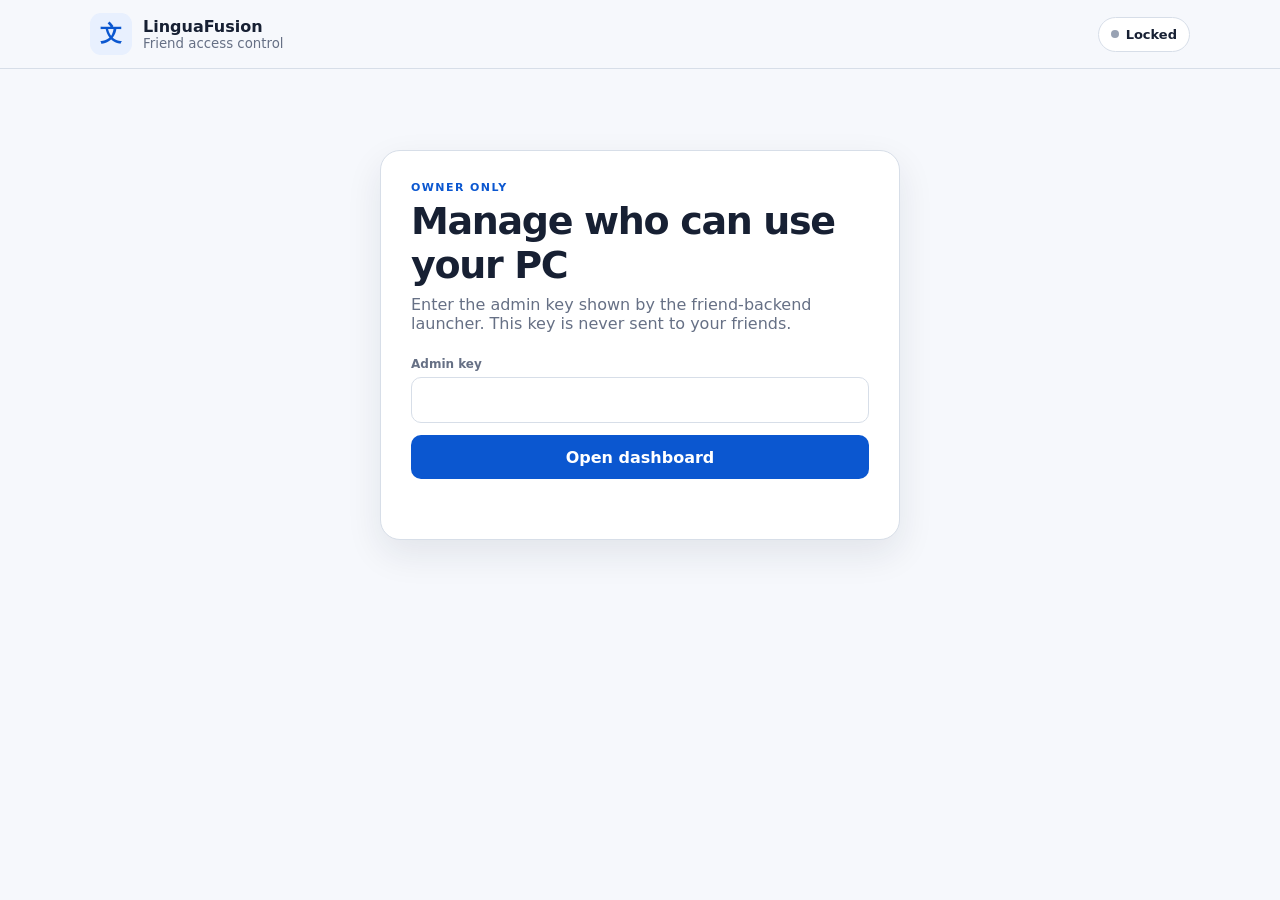
<file: backend/owner_web/index.html>
<!doctype html>
<html lang="en">
<head>
  <meta charset="utf-8">
  <meta name="viewport" content="width=device-width,initial-scale=1,viewport-fit=cover">
  <meta name="theme-color" content="#f6f8fc">
  <title>LinguaFusion Friend Access</title>
  <link rel="stylesheet" href="./owner.css">
</head>
<body>
  <header class="topbar">
    <div class="brand"><span>文</span><div><strong>LinguaFusion</strong><small>Friend access control</small></div></div>
    <div id="backendState" class="state"><i></i><b>Locked</b></div>
  </header>

  <main>
    <section id="unlockView" class="unlock-card">
      <p class="eyebrow">OWNER ONLY</p>
      <h1>Manage who can use your PC</h1>
      <p>Enter the admin key shown by the friend-backend launcher. This key is never sent to your friends.</p>
      <label>Admin key<input id="adminKey" type="password" autocomplete="current-password" spellcheck="false"></label>
      <button id="unlockButton" class="primary">Open dashboard</button>
      <p id="unlockError" class="error" role="alert"></p>
    </section>

    <section id="dashboardView" hidden>
      <div class="page-heading">
        <div><p class="eyebrow">REMOTE ACCESS</p><h1>Friends and devices</h1><p>Pause access temporarily or revoke a device permanently.</p></div>
        <button id="lockButton" class="quiet">Lock dashboard</button>
      </div>

      <div class="summary" aria-label="Access summary">
        <article><b id="totalCount">0</b><span>Paired devices</span></article>
        <article><b id="enabledCount">0</b><span>Allowed</span></article>
        <article><b id="onlineCount">0</b><span>Active now</span></article>
      </div>

      <section class="panel invite-panel">
        <div><p class="eyebrow">NEW INVITATION</p><h2>Create a one-time QR code</h2><p>The QR expires and creates one individually controllable device.</p></div>
        <div class="invite-grid">
          <label>Friend or device name<input id="friendLabel" placeholder="Sam's iPhone" maxlength="80"></label>
          <label>Public HTTPS address<input id="publicUrl" type="url" placeholder="https://linguafusion.example.com" spellcheck="false"></label>
          <label>Expires after<select id="expiresMinutes"><option value="10">10 minutes</option><option value="15" selected>15 minutes</option><option value="30">30 minutes</option><option value="60">60 minutes</option></select></label>
          <button id="createPairing" class="primary">Generate invitation</button>
        </div>
      </section>

      <section id="pairingCard" class="panel pairing-card" hidden>
        <div><p class="eyebrow">READY TO SCAN</p><h2 id="pairingTitle">Friend invitation</h2><p id="pairingExpiry"></p></div>
        <img id="pairingQr" alt="One-time LinguaFusion pairing QR code">
        <div class="pairing-actions"><button id="copyAppLink" class="quiet">Copy app link</button><button id="copyWebLink" class="quiet">Copy browser fallback</button><button id="closePairing" class="quiet">Close</button></div>
      </section>

      <section class="panel">
        <div class="list-heading"><div><p class="eyebrow">DEVICES</p><h2>Who can connect</h2></div><button id="refreshButton" class="quiet">Refresh</button></div>
        <div id="emptyState" class="empty">No friends have paired yet. Create an invitation above.</div>
        <div id="clientList" class="client-list" aria-live="polite"></div>
      </section>
    </section>
  </main>
  <div id="toast" class="toast" role="status" aria-live="polite"></div>
  <script src="./owner.js" defer></script>
</body>
</html>
</file>
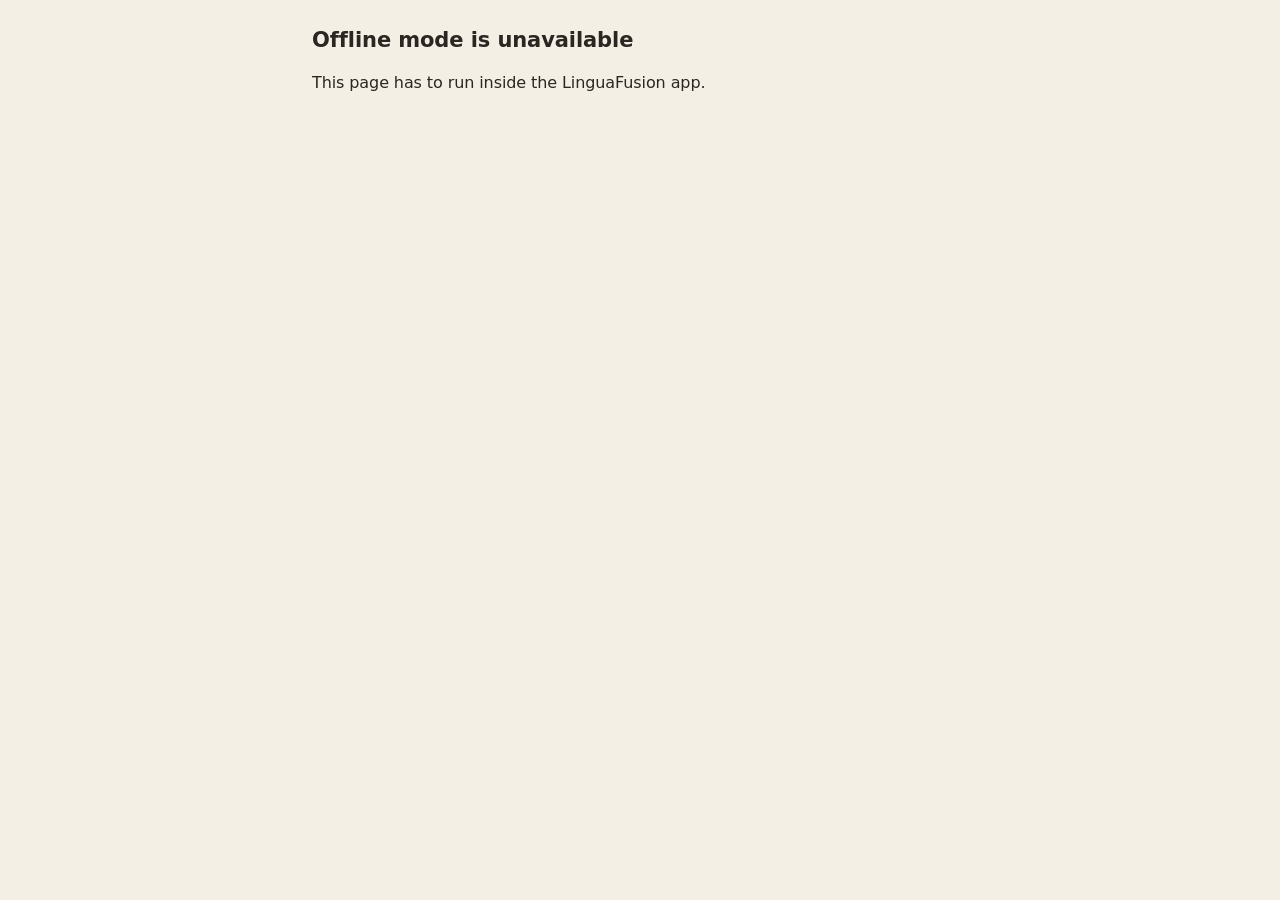
<file: android/LinguaFusionMobile/assets/offline/index.html>
<!doctype html>
<html lang="en">
<head>
<meta charset="utf-8">
<meta name="viewport" content="width=device-width, initial-scale=1, viewport-fit=cover">
<title>LinguaFusion — Offline</title>
<!-- The SAME stylesheets the online app uses, copied into the APK by
     scripts/sync_offline_appearance.py because this page must render with no
     network. A test asserts the copies are byte-identical: a hand-maintained
     lookalike is how the two modes came to wear different faces. -->
<link rel="stylesheet" href="linguafusion-themes.css">
<link rel="stylesheet" href="pilot.css">
<style>
  /* Only what this page has and the online one does not. Everything shared --
     colours, typography, buttons, headings, the bottom bar -- comes from above. */
  .bar { height:7px; background:var(--line); border-radius:4px; overflow:hidden; margin-top:9px; }
  .bar > i { display:block; height:100%; width:0; background:var(--accent); transition:width .2s; }
  .model { border:1px solid var(--line); border-radius:11px; padding:13px; margin:10px 0; }
  .model.chosen { border-color:var(--accent); border-width:2px; }
  .tag { font-size:12px; color:var(--muted); }
  .out { white-space:pre-wrap; overflow-wrap:anywhere; min-height:64px; padding:13px;
         border:1px solid var(--line); border-radius:9px; background:var(--panel); margin-top:8px; }
</style>
</head>
<body>
<main>
  <div id="workspace">
    <header class="app-head">
      <span class="brand"><span class="brand-mark" aria-hidden="true">L</span><span>Lingua<span class="brand-accent">Fusion</span></span></span>
      <span class="head-pills">
        <button id="modeToggle" type="button" class="mode-toggle secondary" aria-label="Switch to night mode">Day</button>
        <button id="leave" type="button" class="mode-toggle secondary" aria-label="Return to online mode">Online</button>
      </span>
    </header>
    <p id="status" role="status" aria-live="polite">On-device. No account or connection.</p>

    <section class="view" id="viewSpeak" aria-labelledby="speakTitle">
      <p class="page-kicker">Private and on-device</p>
      <h2 id="speakTitle">Speak</h2>
      <p class="view-intro">Capture and translate without sending audio away.</p>
      <div class="languages">
        <div>
          <label for="fromLang">Spoken language</label>
          <select id="fromLang"></select>
        </div>
        <div>
          <label for="toLang">Translate into</label>
          <select id="toLang"></select>
        </div>
      </div>
      <label class="check"><input id="alsoTranslate" type="checkbox" checked> Translate what I say</label>
      <div class="record-stage">
        <button id="record" type="button">Start recording</button>
        <p class="record-caption">Tap to start · up to 20 minutes</p>
      </div>
      <p class="hint" id="speakStatus" role="status" aria-live="polite"></p>
      <p id="pivotWarn" class="warn" hidden>Neither language is English, so this is
        translated through English on the way. Expect it to be rougher.</p>
      <h3>Transcript</h3>
      <div class="out" id="transcript" dir="auto"></div>
      <div id="translationWrap" hidden>
        <h3>Translation</h3>
        <div class="out" id="translation" dir="auto"></div>
      </div>
      <div class="actions result-actions">
        <button id="copyTranscript" class="secondary" type="button">Copy transcript</button>
        <button id="shareTranscript" class="secondary" type="button">Share</button>
        <button id="copyTranslation" class="secondary" type="button">Copy translation</button>
        <button id="readTranscript" class="secondary" type="button" aria-pressed="false">Read transcript aloud</button>
        <button id="readSpeechTranslation" class="secondary" type="button" aria-pressed="false">Read translation aloud</button>
      </div>
      <details class="compact-details result-options"><summary>Reading speed</summary>
        <div class="actions"><select id="speechReadRate" class="read-rate" aria-label="Speech result reading speed"></select></div>
      </details>
      <p id="speakReadStatus" class="hint read-aloud-status" role="status" aria-live="polite"></p>
    </section>

    <section class="view" id="viewTranslate" hidden aria-labelledby="translateTitle">
      <p class="page-kicker">Across languages</p>
      <h2 id="translateTitle">Translate</h2>
      <p class="view-intro">Type, paste or use extracted text.</p>
      <div class="languages">
        <div>
          <label for="textFrom">From</label>
          <select id="textFrom"></select>
        </div>
        <div>
          <label for="textTo">Into</label>
          <select id="textTo"></select>
        </div>
      </div>
      <div id="offlineRecentPairs" class="recent-pairs" hidden><span>Recent</span><div id="offlineRecentPairButtons"></div></div>
      <label for="sourceText">Text</label>
      <textarea id="sourceText" rows="4" dir="auto" placeholder="Type or paste text"></textarea>
      <button id="translate" type="button">Translate</button>
      <p class="hint" id="translateStatus" role="status" aria-live="polite"></p>
      <div class="out" id="textResult" dir="auto"></div>
      <div class="actions result-actions">
        <button id="copyText" class="secondary" type="button">Copy</button>
        <button id="shareText" class="secondary" type="button">Share</button>
        <button id="readTextResult" class="secondary" type="button" aria-pressed="false">Read aloud</button>
      </div>
      <details class="compact-details result-options"><summary>Reading speed</summary>
        <div class="actions"><select id="textReadRate" class="read-rate" aria-label="Translation reading speed"></select></div>
      </details>
      <p id="translateReadStatus" class="hint read-aloud-status" role="status" aria-live="polite"></p>
    </section>

    <section class="view" id="viewRead" hidden aria-labelledby="readTitle">
      <p class="page-kicker">From image to text</p>
      <h2 id="readTitle">Read</h2>
      <p class="view-intro">Choose a picture.</p>
      <p class="warn" id="readLimits">Offline this reads Latin letters only. Arabic
        script needs the online app.</p>
      <button id="readPicture" type="button">Choose a picture</button>
      <p class="hint" id="readStatus" role="status" aria-live="polite"></p>
      <div class="out" id="readResult" dir="auto"></div>
      <div class="actions result-actions">
        <button id="copyRead" class="secondary" type="button">Copy</button>
        <button id="shareRead" class="secondary" type="button">Share</button>
        <button id="sendReadToTranslate" class="secondary" type="button">Translate this</button>
        <button id="readPictureResult" class="secondary" type="button" aria-pressed="false">Read aloud</button>
        <select id="pictureReadLanguage" aria-label="Picture text reading language"></select>
      </div>
      <details class="compact-details result-options"><summary>Reading speed</summary>
        <div class="actions"><select id="pictureReadRate" class="read-rate" aria-label="Picture text reading speed"></select></div>
      </details>
      <p id="pictureReadStatus" class="hint read-aloud-status" role="status" aria-live="polite"></p>
    </section>

    <section class="view" id="viewSay" hidden aria-labelledby="sayTitle">
      <p class="page-kicker">Pronunciation</p>
      <h2 id="sayTitle">Say it</h2>
      <p class="view-intro">Write Arabic, Hindi or Odia in Latin letters.</p>
      <p class="warn" id="sayLimits" hidden>This phone is too old to do that
        offline; it needs Android 10 or newer.</p>
      <label for="sayLang">Language of the text</label>
      <select id="sayLang"></select>
      <label for="sayText">Text in that language</label>
      <textarea id="sayText" rows="4" dir="auto" placeholder="Paste Arabic, Hindi or Odia text"></textarea>
      <button id="romanize" type="button">Generate guide</button>
      <p class="hint" id="sayStatus" role="status" aria-live="polite"></p>
      <div class="out" id="sayResult" dir="ltr"></div>
      <details class="compact-details"><summary>About this guide</summary>
      <p class="hint">Offline this maps letter to letter, so it shows which letters
        are there rather than how a speaker would say them. Short vowels missing
        from written Arabic stay missing. The online guide reads better.</p>
      </details>
      <div class="actions result-actions"><button id="copySay" class="secondary" type="button">Copy</button><button id="shareSay" class="secondary" type="button">Share</button></div>
    </section>

    <section class="view conversation-view" id="viewConversation" hidden aria-labelledby="conversationTitle">
      <p class="page-kicker">Two people, two languages</p>
      <h2 id="conversationTitle">Conversation</h2>
      <p class="view-intro">Take turns speaking. Everything stays on this phone.</p>
      <div class="conversation-languages">
        <label class="conversation-language" for="conversationLangA"><span>Person A</span><select id="conversationLangA"></select></label>
        <button id="conversationSwap" class="conversation-swap secondary" type="button" aria-label="Swap conversation languages">⇄</button>
        <label class="conversation-language" for="conversationLangB"><span>Person B</span><select id="conversationLangB"></select></label>
      </div>
      <div id="conversationLog" class="conversation-log" role="log" aria-live="polite" aria-label="Conversation transcript">
        <p class="conversation-empty">Choose who is speaking, then tap their microphone.</p>
      </div>
      <div class="conversation-controls">
        <button id="conversationRecordA" class="conversation-record" type="button"><span>Person A</span><strong>Speak English</strong></button>
        <button id="conversationRecordB" class="conversation-record" type="button"><span>Person B</span><strong>Speak German</strong></button>
      </div>
      <p id="conversationStatus" class="hint" role="status" aria-live="polite"></p>
      <button id="clearConversation" class="secondary conversation-clear" type="button">Clear conversation</button>
    </section>

    <section class="view" id="viewStorage" hidden aria-labelledby="storageTitle">
      <p class="page-kicker">Make it yours</p>
      <h2 id="storageTitle">Settings</h2>
      <p class="view-intro">Offline languages, models and app preferences.</p>
      <p class="hint">Download once over Wi-Fi, then use without a signal.</p>

      <h3>Offline speech model</h3>
      <p class="hint">One model covers every language below, so adding a language
        later needs no new download.</p>
      <div id="models"></div>

      <h3>Offline languages</h3>
      <p class="hint">About 30 MB each. English is required by all the others and cannot be removed.</p>
      <div id="packs"></div>
      <p class="hint" id="storageStatus" role="status" aria-live="polite"></p>

      <div class="settings-card">
        <h3>Appearance</h3>
        <p class="hint">The top pill switches day and night.</p>
        <label for="themeChoice">Look</label>
        <select id="themeChoice"></select>
        <label for="fontChoice">Typeface</label>
        <select id="fontChoice"></select>
        <label class="check motion-setting"><input id="reduceMotion" type="checkbox"> Reduce motion <span>Balanced transitions</span></label>
        <p id="motionStatus" class="hint" role="status">Lively motion</p>
      </div>

      <div class="settings-card">
        <h3>App updates</h3>
        <p class="hint">Checking needs a connection.</p>
        <button id="checkUpdate" class="secondary" type="button">Check for updates</button>
        <p class="hint" id="updateStatus" role="status" aria-live="polite"></p>
      </div>

      <div class="settings-card history-settings">
        <h3>Private history</h3>
        <p class="hint">Optional. Saved only inside this app on this phone.</p>
        <label class="check"><input id="offlineSaveHistory" type="checkbox"> Save my latest results</label>
        <div id="offlineHistoryList" class="history-list"></div>
        <button id="offlineClearHistory" class="secondary" type="button">Clear saved history</button>
        <p id="offlineHistoryStatus" class="hint" role="status" aria-live="polite"></p>
      </div>
    </section>

    <nav class="bottom-nav" aria-label="Main features">
      <button id="navSpeak" type="button" class="nav-item active" data-view="viewSpeak"><svg viewBox="0 0 24 24" aria-hidden="true" fill="none" stroke="currentColor" stroke-width="1.6" stroke-linecap="round" stroke-linejoin="round"><rect x="9" y="2" width="6" height="12" rx="3"/><path d="M5 10v2a7 7 0 0 0 14 0v-2M12 19v3m-4 0h8"/></svg><span>Speak</span></button>
      <button id="navTranslate" type="button" class="nav-item" data-view="viewTranslate"><svg viewBox="0 0 24 24" aria-hidden="true" fill="none" stroke="currentColor" stroke-width="1.6" stroke-linecap="round" stroke-linejoin="round"><path d="M3 5h12M9 2v3m-4 3c2 4 5 7 9 9M13 5c0 6-4 10-10 12m12 5 4-11 4 11m-6-4h4"/></svg><span>Translate</span></button>
      <button id="navRead" type="button" class="nav-item" data-view="viewRead"><svg viewBox="0 0 24 24" aria-hidden="true" fill="none" stroke="currentColor" stroke-width="1.6" stroke-linecap="round" stroke-linejoin="round"><rect x="3" y="3" width="18" height="18" rx="3"/><circle cx="8" cy="8" r="1"/><path d="m3 17 5-5 4 4 4-6 5 7"/></svg><span>Read</span></button>
      <button id="navSay" type="button" class="nav-item" data-view="viewSay"><svg viewBox="0 0 24 24" aria-hidden="true" fill="none" stroke="currentColor" stroke-width="1.6" stroke-linecap="round" stroke-linejoin="round"><path d="M4 10v4m4-7v10m4-14v18m4-14v10m4-7v4"/></svg><span>Say it</span></button>
      <button id="navStorage" type="button" class="nav-item" data-view="viewStorage"><svg viewBox="0 0 24 24" aria-hidden="true" fill="none" stroke="currentColor" stroke-width="1.6" stroke-linecap="round" stroke-linejoin="round"><circle cx="12" cy="12" r="3"/><path d="M19.4 15a1.7 1.7 0 0 0 .34 1.88l.06.06-2.83 2.83-.06-.06a1.7 1.7 0 0 0-1.88-.34 1.7 1.7 0 0 0-1.03 1.56V21h-4v-.08A1.7 1.7 0 0 0 9 19.37a1.7 1.7 0 0 0-1.88.34l-.06.06-2.83-2.83.06-.06A1.7 1.7 0 0 0 4.63 15a1.7 1.7 0 0 0-1.55-1.03H3v-4h.08A1.7 1.7 0 0 0 4.63 9a1.7 1.7 0 0 0-.34-1.88l-.06-.06 2.83-2.83.06.06A1.7 1.7 0 0 0 9 4.63a1.7 1.7 0 0 0 1.03-1.55V3h4v.08A1.7 1.7 0 0 0 15 4.63a1.7 1.7 0 0 0 1.88-.34l.06-.06 2.83 2.83-.06.06A1.7 1.7 0 0 0 19.37 9a1.7 1.7 0 0 0 1.55 1.03H21v4h-.08A1.7 1.7 0 0 0 19.4 15Z"/></svg><span>Settings</span></button>
    </nav>

    <button id="toolTrayHandle" class="tool-tray-handle" type="button" aria-expanded="false" aria-controls="toolTraySheet">
      <span aria-hidden="true"></span><span class="sr-only">Swipe up or tap to open tools</span>
    </button>
    <div id="toolTrayScrim" class="tool-tray-scrim" hidden></div>
    <section id="toolTraySheet" class="tool-tray-sheet" tabindex="-1" role="dialog" aria-modal="true" aria-labelledby="toolTrayTitle" hidden>
      <button id="toolTraySheetHandle" class="tool-tray-sheet-handle" type="button"><span aria-hidden="true"></span><span class="sr-only">Swipe down or tap to close tools</span></button>
      <div class="tool-tray-heading">
        <div><h2 id="toolTrayTitle">Tools</h2><p>Your shortcuts, always within reach</p></div>
        <button id="toolArrange" class="tool-tray-arrange secondary" type="button" aria-pressed="false">Arrange</button>
      </div>
      <p id="toolArrangeHint" class="sr-only">Drag between the bottom bar and tools tray to swap positions, or hold Alt and press an arrow key.</p>
      <aside id="toolCoachmark" class="tool-coachmark" hidden>
        <strong>Arrange your tools</strong>
        <p>Hold an icon in the bottom bar or tray, then drag it onto another slot to swap. Your layout is saved automatically.</p>
        <div><button id="toolCoachTry" type="button">Try it now</button><button id="toolCoachGot" class="secondary" type="button">Got it</button></div>
      </aside>
      <div id="toolGrid" class="tool-grid">
        <button class="tool-tile tool-featured" type="button" data-tool="conversation"><span class="tool-grip" aria-hidden="true">⠿</span><span class="tool-icon" aria-hidden="true">↔</span><span><strong>Conversation</strong><small>Two-way live mode</small></span></button>
        <button class="tool-tile" type="button" data-tool="import"><span class="tool-grip" aria-hidden="true">⠿</span><span class="tool-icon" aria-hidden="true">↑</span><span><strong>Import media</strong><small>Choose a picture</small></span></button>
        <button class="tool-tile" type="button" data-tool="history"><span class="tool-grip" aria-hidden="true">⠿</span><span class="tool-icon" aria-hidden="true">◷</span><span><strong>History</strong><small>Recent results</small></span></button>
        <button class="tool-tile" type="button" data-tool="saved"><span class="tool-grip" aria-hidden="true">⠿</span><span class="tool-icon" aria-hidden="true">◇</span><span><strong>Saved</strong><small>On this phone</small></span></button>
      </div>
      <div id="toolArrangeFooter" class="tool-arrange-footer" hidden>
        <button id="toolReset" class="secondary" type="button">Reset order</button>
        <button id="toolDone" type="button">Done</button>
      </div>
    </section>
  </div>
</main>
<script type="module" src="app.js"></script>
</body>
</html>
</file>
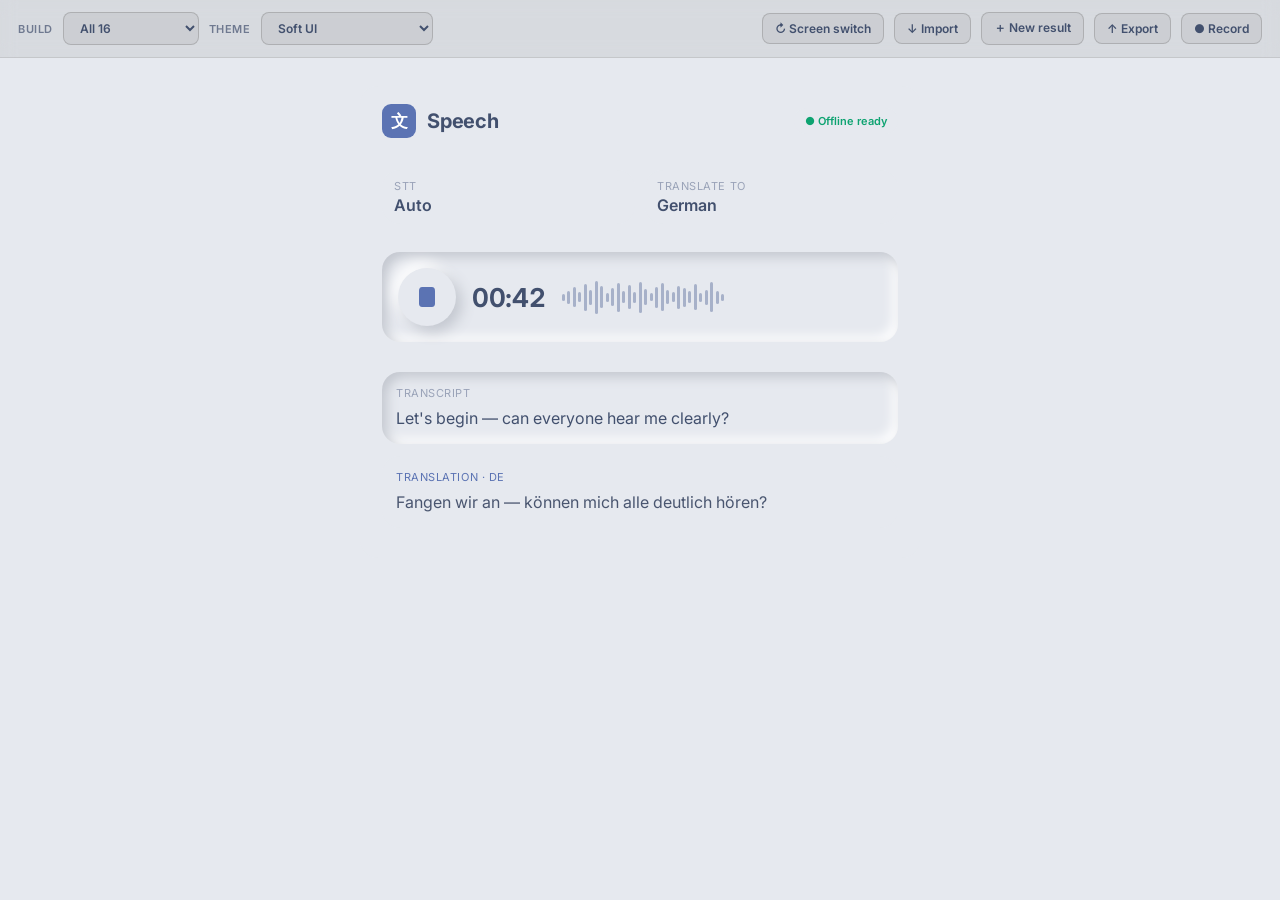
<file: desktop/design/demo.html>
<!DOCTYPE html>
<html lang="en" data-theme="focus-light">
<head>
<meta charset="utf-8">
<meta name="viewport" content="width=device-width,initial-scale=1">
<title>LinguaFusion — Theme + Motion demo</title>
<link rel="stylesheet" href="linguafusion-themes.css">
<link rel="stylesheet" href="linguafusion-structure.css">
<link rel="stylesheet" href="linguafusion-motion.css">
<style>
  html,body{height:100%}
  body{margin:0;font-family:var(--lf-font-body)}
  .stage{min-height:100vh;background:var(--lf-app-bg);color:var(--lf-text);display:flex;flex-direction:column}
  .toolbar{position:sticky;top:0;z-index:10;display:flex;flex-wrap:wrap;gap:10px;align-items:center;
    padding:12px 18px;background:rgba(127,127,127,.14);backdrop-filter:blur(8px);border-bottom:1px solid rgba(127,127,127,.2)}
  .toolbar label{font:600 11px var(--lf-font-body);opacity:.7;text-transform:uppercase;letter-spacing:.05em}
  .toolbar select,.toolbar button{font:600 12px var(--lf-font-body);padding:7px 12px;border-radius:8px;
    border:1px solid rgba(127,127,127,.4);background:rgba(127,127,127,.12);color:inherit;cursor:pointer}
  .demo-wrap{flex:1;display:flex;align-items:flex-start;justify-content:center;padding:28px 18px}
  .device{width:min(560px,100%)}
  /* helper-class demo layout */
  .row{display:flex;gap:10px}
  .lf-record-glyph{display:block}
  .lf-record:active{transform:scale(.94)}
</style>
</head>
<body>
<div class="stage">
  <div class="toolbar">
    <label>Build</label>
    <select id="platform"><option value="">All 16</option><option value="mobile">📱 Mobile (7)</option><option value="pc">🖥 PC + Web (9)</option></select>
    <label>Theme</label>
    <span id="picker"></span>
    <span style="flex:1"></span>
    <button id="btn-switch">↻ Screen switch</button>
    <button id="btn-import">↓ Import</button>
    <button id="btn-result">＋ New result</button>
    <button id="btn-export">↑ Export</button>
    <button id="btn-rec">● Record</button>
  </div>

  <div class="demo-wrap">
    <main class="device lf-app lf-speech lf-screen-enter" id="screen" style="border-radius:var(--lf-surface-radius);overflow:hidden">
      <div class="lf-signature" aria-hidden="true"></div>
      <header class="lf-speech-head" style="padding:18px 22px">
        <div style="display:flex;align-items:center;gap:11px">
          <div style="width:34px;height:34px;border-radius:9px;background:var(--lf-accent);color:var(--lf-on-accent);
            display:flex;align-items:center;justify-content:center;font:600 17px var(--lf-font-display)">文</div>
          <h1 class="lf-heading" style="font-size:20px">Speech</h1>
        </div>
        <span class="lf-badge">● Offline ready</span>
      </header>

      <section class="lf-speech-controls" style="padding:0 22px 14px">
        <div class="lf-chip" style="flex:1"><div class="lf-label">STT</div><div style="margin-top:2px;font-weight:600">Auto</div></div>
        <div class="lf-chip" style="flex:1"><div class="lf-label">Translate to</div><div style="margin-top:2px;font-weight:600">German</div></div>
      </section>

      <section class="lf-card lf-recorder lf-import-enter" id="recorder" style="margin:0 22px;padding:16px">
        <button class="lf-record" id="record" style="width:58px;height:58px;flex:none" aria-label="Record">
          <span class="lf-record-glyph"></span>
        </button>
        <div class="lf-heading" style="font-size:26px;font-variant-numeric:tabular-nums">00:42</div>
        <div class="lf-wave" id="wave" style="flex:1"></div>
      </section>

      <section class="lf-result" id="result" style="display:flex;flex-direction:column;gap:12px;padding:16px 22px 30px">
        <div class="lf-card" style="padding:14px">
          <div class="lf-label">Transcript</div>
          <p style="margin:6px 0 0;line-height:1.5">Let's begin — can everyone hear me clearly?</p>
        </div>
        <div class="lf-translation" style="padding:14px">
          <div class="lf-label">Translation · DE</div>
          <p style="margin:6px 0 0;line-height:1.5">Fangen wir an — können mich alle deutlich hören?</p>
        </div>
      </section>
    </main>
  </div>
</div>

<script type="module">
  import { initTheme, picker } from './linguafusion-themes.js';
  import * as M from './linguafusion-motion.js';

  initTheme();
  const pickerMount = document.getElementById('picker');
  const platformSel = document.getElementById('platform');
  function buildPicker() {
    pickerMount.innerHTML = '';
    picker(pickerMount, { platform: platformSel.value || undefined });
  }
  buildPicker();
  platformSel.onchange = buildPicker;

  const wave = document.getElementById('wave');
  M.buildWave(wave, 30);

  const screen = document.getElementById('screen');
  const result = document.getElementById('result');
  const record = document.getElementById('record');
  let recording = false;
  let n = 0;
  const lines = [
    ['The offline model handles this entirely on-device.', 'Das Offline-Modell verarbeitet das vollständig auf dem Gerät.'],
    ['Nothing leaves your machine.', 'Nichts verlässt Ihren Rechner.'],
    ['GPU acceleration keeps it instant.', 'Die GPU-Beschleunigung hält es sofort.'],
  ];

  document.getElementById('btn-switch').onclick = () => M.enterScreen(screen);
  document.getElementById('btn-import').onclick  = () => M.importIn(document.getElementById('recorder'));
  document.getElementById('btn-export').onclick  = () => M.exportOut(result, () => M.enterScreen(result));
  document.getElementById('btn-result').onclick  = () => {
    const [en, de] = lines[n++ % lines.length];
    const c = document.createElement('div'); c.className = 'lf-card'; c.style.padding = '14px';
    c.innerHTML = '<div class="lf-label">Transcript</div><p style="margin:6px 0 0;line-height:1.5">' + en + '</p>';
    const t = document.createElement('div'); t.className = 'lf-translation'; t.style.padding = '14px';
    t.innerHTML = '<div class="lf-label">Translation · DE</div><p style="margin:6px 0 0;line-height:1.5">' + de + '</p>';
    result.appendChild(c); result.appendChild(t);
    M.revealResult(result);
  };
  document.getElementById('btn-rec').onclick = () => {
    recording = !recording;
    M.setRecording(record, recording);
    M.setWaveLive(wave, recording);
  };

  // theme change re-plays the entrance so you feel each theme's motion
  document.addEventListener('lf-theme-change', () => M.enterScreen(screen));
</script>
</body>
</html>
</file>
<file: backend/owner_web/owner.css>
:root{color-scheme:light;--bg:#f6f8fc;--surface:#fff;--text:#172033;--muted:#667085;--line:#d7dee8;--accent:#0b57d0;--accent-soft:#e8f0fe;--success:#167647;--warning:#a85e00;--danger:#b42318;--shadow:0 14px 36px rgba(23,32,51,.09);font-family:Inter,ui-sans-serif,system-ui,-apple-system,"Segoe UI",sans-serif}
*{box-sizing:border-box}body{margin:0;min-height:100vh;background:var(--bg);color:var(--text)}button,input,select{font:inherit}.topbar{position:sticky;top:0;z-index:10;display:flex;align-items:center;justify-content:space-between;padding:13px max(18px,calc((100% - 1100px)/2));border-bottom:1px solid var(--line);background:rgba(246,248,252,.92);backdrop-filter:blur(16px)}.brand{display:flex;align-items:center;gap:11px}.brand>span{display:grid;place-items:center;width:42px;height:42px;border-radius:11px;background:var(--accent-soft);color:var(--accent);font-size:22px;font-weight:800}.brand div{display:flex;flex-direction:column}.brand strong{font-size:16px}.brand small{color:var(--muted)}.state{display:flex;align-items:center;gap:7px;padding:9px 12px;border:1px solid var(--line);border-radius:999px;background:var(--surface);font-size:13px}.state i{width:8px;height:8px;border-radius:50%;background:#98a2b3}.state.online i{background:var(--success)}main{width:min(1100px,calc(100% - 32px));margin:34px auto 70px}.unlock-card{width:min(520px,100%);margin:9vh auto 0;padding:30px;border:1px solid var(--line);border-radius:20px;background:var(--surface);box-shadow:var(--shadow)}h1,h2,p{margin-top:0}h1{margin-bottom:8px;font-size:clamp(27px,4vw,38px);letter-spacing:-.035em}h2{margin-bottom:6px;font-size:20px}.unlock-card>p:not(.eyebrow),.page-heading p,.panel p{color:var(--muted)}.eyebrow{margin-bottom:5px!important;color:var(--accent)!important;font-size:11px;font-weight:850;letter-spacing:.13em}.unlock-card label,.invite-grid label{display:flex;flex-direction:column;gap:6px;color:var(--muted);font-size:12px;font-weight:750}.unlock-card label{margin:24px 0 12px}input,select{width:100%;height:46px;padding:0 12px;border:1px solid var(--line);border-radius:10px;background:var(--surface);color:var(--text);outline:none}input:focus,select:focus{border:2px solid var(--accent)}button{min-height:44px;border-radius:10px;cursor:pointer;font-weight:750}.primary{border:0;background:var(--accent);color:#fff}.unlock-card .primary{width:100%}.quiet{padding:0 14px;border:1px solid var(--line);background:var(--surface);color:var(--text)}button:disabled{cursor:wait;opacity:.55}.error{min-height:20px;margin:10px 0 0!important;color:var(--danger)!important}.page-heading{display:flex;align-items:flex-start;justify-content:space-between;gap:20px;margin-bottom:24px}.summary{display:grid;grid-template-columns:repeat(3,1fr);gap:14px;margin-bottom:18px}.summary article{display:flex;flex-direction:column;padding:18px;border:1px solid var(--line);border-radius:15px;background:var(--surface)}.summary b{font-size:30px}.summary span{color:var(--muted);font-size:13px}.panel{margin-bottom:18px;padding:22px;border:1px solid var(--line);border-radius:17px;background:var(--surface);box-shadow:var(--shadow)}.invite-panel{display:grid;grid-template-columns:minmax(220px,.75fr) minmax(360px,1.4fr);gap:25px}.invite-grid{display:grid;grid-template-columns:1fr 1fr;gap:12px}.invite-grid label:nth-child(2){grid-column:span 2}.invite-grid .primary{align-self:end}.pairing-card{display:grid;grid-template-columns:1fr 230px;align-items:center;gap:24px}.pairing-card img{width:230px;max-width:100%;border:10px solid #fff;border-radius:12px}.pairing-actions{display:flex;flex-wrap:wrap;gap:8px}.list-heading{display:flex;align-items:center;justify-content:space-between;gap:14px}.empty{padding:28px 8px;color:var(--muted);text-align:center}.client-list{display:flex;flex-direction:column}.client{display:grid;grid-template-columns:minmax(180px,1.3fr) minmax(160px,1fr) auto auto;align-items:center;gap:14px;padding:15px 2px;border-top:1px solid var(--line)}.client-name{display:flex;align-items:center;gap:10px;min-width:0}.client-name>i{width:10px;height:10px;border-radius:50%;background:#98a2b3}.client-name>i.online{background:var(--success);box-shadow:0 0 0 4px rgba(22,118,71,.12)}.client-name div,.client-meta{display:flex;min-width:0;flex-direction:column}.client-name b,.client-name small,.client-meta span{overflow:hidden;text-overflow:ellipsis;white-space:nowrap}.client small,.client-meta{color:var(--muted);font-size:12px}.access-toggle{min-width:92px;border:1px solid #a6d5bc;background:#effaf4;color:var(--success)}.access-toggle.paused{border-color:#efc483;background:#fff7e8;color:var(--warning)}.revoke{border:1px solid #f0b6b2;background:#fff1f0;color:var(--danger)}.toast{position:fixed;left:50%;bottom:24px;z-index:30;max-width:calc(100% - 32px);padding:11px 15px;transform:translate(-50%,20px);border-radius:10px;background:var(--text);color:#fff;opacity:0;pointer-events:none;transition:.2s}.toast.show{transform:translate(-50%,0);opacity:1}@media(max-width:760px){main{margin-top:22px}.page-heading{flex-direction:column}.summary{grid-template-columns:1fr}.invite-panel,.pairing-card{grid-template-columns:1fr}.invite-grid{grid-template-columns:1fr}.invite-grid label:nth-child(2){grid-column:auto}.pairing-card img{justify-self:center}.client{grid-template-columns:1fr 1fr}.client-meta{grid-column:1/-1;grid-row:2}.access-toggle,.revoke{grid-row:3}.topbar{padding-inline:14px}.brand small{display:none}}@media(prefers-reduced-motion:reduce){*{transition:none!important}}
</file>
<file: android/LinguaFusionMobile/assets/offline/linguafusion-themes.css>
/* Studio day preserves Warm Editorial's parchment, ink and terracotta.
   Studio night uses Sunset rose. Minimal is neutral in both modes. */
:root, [data-theme="studio"] {
  --lf-app-bg:#f4efe4; --lf-text:#2b2622; --lf-text-muted:#716553;
  --lf-accent:#b04a2f; --lf-on-accent:#ffffff;
  --lf-surface-bg:#fcf9f2; --lf-line:#d8cfbd;
  --lf-surface-border:1px solid var(--lf-line); --lf-surface-radius:18px;
  --lf-surface-shadow:0 8px 28px rgba(70,45,24,.06);
  --lf-xlate-bg:#eee6d6; --lf-xlate-text:#5b5344;
  --lf-chip-bg:#eee1cd; --lf-notice:#eee1cd;
  --lf-warn:#f9e7c7; --lf-warn-line:#855010;
  --lf-danger:#a52d26;
}
[data-theme="studio"][data-mode="dark"] {
  --lf-app-bg:#1a1015; --lf-text:#fce8ec; --lf-text-muted:#c3aab2;
  --lf-accent:#f24e7a; --lf-on-accent:#1a1015;
  --lf-surface-bg:#261820; --lf-line:#674152;
  --lf-surface-shadow:0 10px 30px rgba(0,0,0,.15);
  --lf-xlate-bg:#331d2a; --lf-xlate-text:#ffe4ec;
  --lf-chip-bg:#3d2432; --lf-notice:#3d2432;
  --lf-warn:#392a1d; --lf-warn-line:#edba78; --lf-danger:#ffb4ab;
}
[data-theme="minimal"] {
  --lf-app-bg:#fafafa; --lf-text:#181818; --lf-text-muted:#646464;
  --lf-accent:#202020; --lf-on-accent:#ffffff;
  --lf-surface-bg:#ffffff; --lf-line:#cecece;
  --lf-surface-border:1px solid var(--lf-line); --lf-surface-radius:6px;
  --lf-surface-shadow:none; --lf-xlate-bg:#f2f2f2; --lf-xlate-text:#181818;
  --lf-chip-bg:#e9e9e9; --lf-notice:#eeeeee;
  --lf-warn:#eeeeee; --lf-warn-line:#646464; --lf-danger:#333333;
}
[data-theme="minimal"][data-mode="dark"] {
  --lf-app-bg:#121212; --lf-text:#f4f4f4; --lf-text-muted:#b0b0b0;
  --lf-accent:#f4f4f4; --lf-on-accent:#121212;
  --lf-surface-bg:#1c1c1c; --lf-line:#535353;
  --lf-xlate-bg:#242424; --lf-xlate-text:#f4f4f4;
  --lf-chip-bg:#303030; --lf-notice:#242424;
  --lf-warn:#242424; --lf-warn-line:#b0b0b0; --lf-danger:#eeeeee;
}
/* ---------- INDEPENDENT TYPOGRAPHY ----------
   These selectors load after every look, so choosing a new look never changes
   the user's font. All stacks are available offline on the target platforms. */
:root,
[data-font="modern"] {
  --lf-font-display:system-ui,-apple-system,"Segoe UI",sans-serif;
  --lf-font-body:system-ui,-apple-system,"Segoe UI",sans-serif;
  --lf-font-mono:ui-monospace,"Cascadia Mono","SFMono-Regular",Consolas,monospace;
  --lf-label-font:system-ui,-apple-system,"Segoe UI",sans-serif;
}
[data-font="friendly"] {
  --lf-font-display:ui-rounded,"Arial Rounded MT Bold","Trebuchet MS",sans-serif;
  --lf-font-body:"Trebuchet MS",ui-rounded,system-ui,sans-serif;
  --lf-font-mono:ui-monospace,Consolas,monospace;
  --lf-label-font:"Trebuchet MS",ui-rounded,system-ui,sans-serif;
}
[data-font="accessible"] {
  --lf-font-display:Arial,"Helvetica Neue",sans-serif;
  --lf-font-body:Arial,"Helvetica Neue",sans-serif;
  --lf-font-mono:ui-monospace,Consolas,monospace;
  --lf-label-font:Arial,"Helvetica Neue",sans-serif;
}
[data-font="editorial"] {
  --lf-font-display:Georgia,"Times New Roman",serif;
  --lf-font-body:Georgia,"Times New Roman",serif;
  --lf-font-mono:ui-monospace,Consolas,monospace;
  --lf-label-font:Georgia,"Times New Roman",serif;
}
[data-font="classic"] {
  --lf-font-display:"Times New Roman",Times,serif;
  --lf-font-body:"Times New Roman",Times,serif;
  --lf-font-mono:ui-monospace,Consolas,monospace;
  --lf-label-font:"Times New Roman",Times,serif;
}
[data-font="technical"] {
  --lf-font-display:ui-monospace,"Cascadia Mono","SFMono-Regular",Consolas,monospace;
  --lf-font-body:ui-monospace,"Cascadia Mono","SFMono-Regular",Consolas,monospace;
  --lf-font-mono:ui-monospace,"Cascadia Mono","SFMono-Regular",Consolas,monospace;
  --lf-label-font:ui-monospace,"Cascadia Mono","SFMono-Regular",Consolas,monospace;
}

/* Automatic typography follows the look; explicit typeface choices override it. */
[data-theme="studio"][data-font="theme"] {
  --lf-font-display:Georgia,"Times New Roman",serif;
  --lf-font-body:system-ui,-apple-system,"Segoe UI",sans-serif;
}
[data-theme="minimal"][data-font="theme"] {
  --lf-font-display:system-ui,-apple-system,"Segoe UI",sans-serif;
  --lf-font-body:system-ui,-apple-system,"Segoe UI",sans-serif;
}
</file>
<file: android/LinguaFusionMobile/assets/offline/pilot.css>
/* Map this app's tokens onto the shared LinguaFusion look tokens, so the seven
   phone looks apply here too. Each falls back to the built-in palette when no
   look is selected, which keeps the app readable if the theme sheet is missing. */
:root { color-scheme: light dark;
  --bg: var(--lf-app-bg, #f5f7fc); --panel: var(--lf-surface-bg, #fff);
  --text: var(--lf-text, #172338); --muted: var(--lf-text-muted, #526079);
  --line:#c8d2e3; --accent: var(--lf-accent, #1155cf); --notice:#eaf1ff;
  --warn:#fff4e2; --warn-line:#b4650a;
  --motion-fast:160ms; --motion-base:260ms; --motion-slow:420ms;
  --motion-distance:12px; --motion-ease:cubic-bezier(.22,1,.36,1);
  --radius: var(--lf-surface-radius, 12px); }
* { box-sizing:border-box; }
body { margin:0; background:var(--bg); color:var(--text); line-height:1.6; font-size:16px;
       font-family: var(--lf-font-body, system-ui, -apple-system, "Segoe UI", sans-serif); }
h1,h2,h3,.brand { font-family: var(--lf-font-display, inherit); }
.fingerprint,code { font-family: var(--lf-font-mono, ui-monospace, Consolas, monospace); }
main { width:min(100%,760px); margin:auto; padding:max(24px,env(safe-area-inset-top)) max(20px,env(safe-area-inset-right)) max(28px,env(safe-area-inset-bottom)) max(20px,env(safe-area-inset-left)); }
header,.account { display:flex; gap:16px; align-items:center; justify-content:space-between; flex-wrap:wrap; }
.brand { font-size:23px; font-weight:750; letter-spacing:-.6px; }
.badge { border:1px solid var(--line); border-radius:20px; padding:4px 12px; font-size:13px; }
h1 { font-size:clamp(28px,6vw,40px); line-height:1.2; letter-spacing:-1px; margin:40px 0 14px; }
h2 { font-size:21px; margin:0 0 12px; }
p { margin:8px 0; }
.intro,.hint,footer,#accountName { color:var(--muted); }
aside { background:var(--notice); padding:18px; border-radius:14px; margin:24px 0; font-size:14px; }
#status { border-left:3px solid var(--accent); padding:8px 12px; overflow-wrap:anywhere; }
#loginForm,#signUpForm,#accessRequest,#verifyEmail,#androidOffer { padding:24px; background:var(--panel);
  border:var(--lf-surface-border, 1px solid var(--line)); border-radius:18px; margin-top:20px; }
fieldset { border:0; padding:0; margin:0; min-width:0; }
label { display:block; font-weight:600; margin-top:16px; }
input:not([type=checkbox]),select,textarea { width:100%; min-height:48px; padding:12px; font:inherit; color:var(--text); background:var(--panel); border:1px solid var(--line); border-radius:9px; }
textarea { resize:vertical; }
.check { display:flex; align-items:center; gap:10px; font-size:14px; font-weight:400; }
input[type=checkbox] { width:20px; height:20px; accent-color:var(--accent); flex-shrink:0; }
button { min-height:48px; padding:10px 18px; border:1px solid transparent; border-radius:9px; background:var(--accent); color:white; font:600 16px/1.4 system-ui,sans-serif; cursor:pointer; margin-top:16px; }
button.secondary { color:var(--text); background:var(--panel); border-color:var(--line); }
#signIn,#translate { width:100%; }
button:disabled,fieldset:disabled { opacity:.65; cursor:default; }
:focus-visible { outline:3px solid var(--accent); outline-offset:3px; }
.languages { display:grid; grid-template-columns:1fr 1fr; gap:16px; }
.languages>div { min-width:0; }
#result { white-space:pre-wrap; overflow-wrap:anywhere; min-height:120px; border:1px solid var(--line); border-radius:9px; padding:14px; margin-top:8px; }
.hint,footer { font-size:13px; }
footer { margin-top:30px; text-align:center; }
[hidden] { display:none!important; }
#modelTitle,#ownerTitle { margin-top:28px; }
#ownerPanel { border-top:1px solid var(--line); margin-top:24px; padding-top:8px; }
#ownerUsers p { overflow-wrap:anywhere; border-bottom:1px solid var(--line); padding-bottom:12px; }
@media(max-width:420px) { #loginForm,#workspace { padding:18px; } .languages { grid-template-columns:1fr; gap:0; } }
/* The device's dark preference is only a FALLBACK. It must defer to the chosen
   look, or every theme is silently inert on a dark-mode phone: this block
   comes later in the cascade at equal specificity and would otherwise win. */
@media(prefers-color-scheme:dark) { :root {
  --bg: var(--lf-app-bg, #101724); --panel: var(--lf-surface-bg, #192333);
  --text: var(--lf-text, #eff4ff); --muted: var(--lf-text-muted, #b6c4d9);
  --line:#52617a; --accent: var(--lf-accent, #3778e8); --notice:#1b2d49;
  --warn:#3a2c14; --warn-line:#e0a45c; } }

/* Pronunciation pane. The guide reads as secondary to the original text, and
   every colour comes from the shared tokens so dark mode stays correct. */
#pronounceNative,#pronounceRoman { border:1px solid var(--line); border-radius:9px; padding:12px 14px; margin:4px 0 8px; background:var(--panel); min-height:1.6em; white-space:pre-wrap; overflow-wrap:anywhere; }
#pronounceNative { font-size:19px; }
#pronounceRoman { font-style:italic; color:var(--muted); }
#pronunciationPane h3 { font-size:15px; margin:14px 0 0; }
#pronunciationPane { border-top:1px solid var(--line); margin-top:24px; padding-top:8px; }
#pronounceStatus { color:var(--muted); font-size:14px; overflow-wrap:anywhere; }
.warn { background:var(--warn); border-left:4px solid var(--warn-line); padding:10px 14px; border-radius:9px; margin:12px 0; font-size:14px; }

/* Access request queue. Requester-supplied text is inserted with textContent. */
.request { border:1px solid var(--line); border-radius:12px; padding:14px; margin:12px 0; }
.request p { margin:2px 0; font-size:14px; overflow-wrap:anywhere; }
.request button { margin-right:10px; min-height:40px; }
#requestsHeading { margin-top:24px; }
#accessRequest { padding:24px; background:var(--panel); border:1px solid var(--line); border-radius:18px; margin-top:20px; }
#accessStatus { color:var(--muted); font-size:14px; }

/* In-page confirmation for owner decisions; never a browser dialog. */
.confirm { background: var(--warn); border-left: 4px solid var(--warn-line); border-radius: 9px;
           padding: 10px 14px; margin-top: 10px; font-size: 14px; }
.confirm button { margin: 8px 10px 0 0; min-height: 40px; }

/* Android download offer, shown before sign-in for people arriving from a QR. */
#androidOffer { background: var(--panel); border: 1px solid var(--line); border-radius: 18px; padding: 20px; margin-top: 20px; }
a.download { display: inline-block; background: var(--accent); color: #fff; text-decoration: none;
             padding: 12px 20px; border-radius: 9px; font-weight: 600; min-height: 24px; }
.fingerprint { display: block; font: 12px/1.5 ui-monospace, Consolas, monospace; overflow-wrap: anywhere;
               background: var(--bg); border: 1px solid var(--line); border-radius: 9px; padding: 10px; }

/* ---- app shell: one view at a time, chosen from the bar at the bottom ---- */
.app-head { display:flex; align-items:center; justify-content:space-between; gap:12px;
            padding:4px 0 12px; border-bottom:1px solid var(--line); margin-bottom:12px; }
.account-chip { font-size:13px; color:var(--muted); overflow-wrap:anywhere; text-align:right; }
#workspace { padding-bottom:96px; }          /* clear the fixed navigation bar */

/* The bar must fully occlude what scrolls beneath it, so it CANNOT use --panel:
   several looks define that as a translucent overlay meant to sit on a blurred
   backdrop (rgba(...,.07), and one is literally `transparent`), which let page
   text show straight through the bar. --lf-app-bg is opaque in every look. */
.bottom-nav { position:fixed; left:0; right:0; bottom:0; display:flex; justify-content:center;
              gap:2px; padding:6px max(8px,env(safe-area-inset-left)) max(6px,env(safe-area-inset-bottom));
              background:var(--lf-app-bg, var(--bg)); background-attachment:fixed;
              border-top:var(--lf-surface-border, 1px solid var(--line));
              -webkit-backdrop-filter:blur(12px); backdrop-filter:blur(12px); z-index:10; }
.nav-item { flex:1 1 0; max-width:132px; min-height:56px; margin:0; padding:6px 2px;
            display:flex; flex-direction:column; align-items:center; justify-content:center; gap:2px;
            background:transparent; border:0; border-radius:12px; color:var(--muted);
            font:500 11px/1.2 system-ui,sans-serif; cursor:pointer; }
.nav-item span:first-child { font-size:19px; line-height:1; }
.nav-item.active { color:var(--accent); background:var(--lf-chip-bg, var(--notice)); font-weight:700; }

/* ---- owner: people and requests ---- */
.person { border:var(--lf-surface-border, 1px solid var(--line)); border-radius:14px; padding:14px; margin:12px 0; background:var(--panel); }
.person p { margin:2px 0; overflow-wrap:anywhere; }
.person-name { font-weight:700; font-size:16px; }
.person button { margin:10px 10px 0 0; min-height:42px; }
.tag { display:inline-block; font-size:12px; font-weight:700; padding:2px 10px; border-radius:20px;
       margin:8px 0 2px; }
.tag.ok { background:var(--notice); color:var(--accent); }
.tag.off { background:var(--warn); color:var(--warn-line); }
button.danger { background:transparent; color:#b3261e; border:1px solid #b3261e; }
@media (prefers-color-scheme:dark) { button.danger { color:#f2b8b5; border-color:#f2b8b5; } }
.unavailable { border:1px dashed var(--line); border-radius:12px; padding:14px; }
#translate,#pronounce,#recordToggle,#runOcr { width:100%; }

/* Result actions sit in one wrapping row so a narrow phone never clips them. */
.actions { display:flex; flex-wrap:wrap; gap:8px; align-items:center; margin-top:10px; }
.actions button { margin:0; min-height:42px; }
.actions select { width:auto; min-width:150px; flex:0 1 auto; min-height:42px; }
.actions select.read-rate { min-width:84px; }
.read-aloud-status:empty { display:none; }
.recording-recovery { margin-top:12px; padding:12px 14px; border:1px solid var(--line); border-radius:var(--radius); background:var(--notice); }
.recording-recovery .hint { margin:0; }
.button-link { min-height:42px; padding:10px 16px; border:1px solid var(--line); border-radius:var(--radius); color:var(--text); background:var(--panel); font:600 15px/1.4 var(--lf-font-body); text-decoration:none; display:inline-flex; align-items:center; }
.owner-invites { margin:24px 0; padding:16px; border:1px solid var(--line); border-radius:var(--radius); background:var(--panel); }
.owner-invites > h3 { margin-top:0; }
.invite-result { margin-top:16px; }
.invite-result img { display:block; width:min(260px,100%); aspect-ratio:1; margin:0 auto 16px; border-radius:12px; background:white; }
.invite-result input { font-size:13px; }
.request-badge { position:absolute; top:5px; right:8px; min-width:20px; height:20px; padding:0 5px; border-radius:10px; background:var(--warn-line); color:white; font:700 11px/20px system-ui,sans-serif; }
.nav-item { position:relative; }
/* OCR keeps tabs and alignment, so the result must not reflow like prose. */
#ocrResult { white-space:pre-wrap; tab-size:8; font-variant-numeric:tabular-nums; }
p.warn { font-weight:600; }

/* Model cards, and a six-item bar that still fits a narrow phone. */
.model.chosen { border:2px solid var(--accent); }
.model button { margin-top:12px; }
.nav-item { max-width:none; }
@media (max-width:400px) { .nav-item { font-size:10px; } .nav-item span:first-child { font-size:17px; } }


/* The selected look controls every surface, including on dark-mode devices. */
:root {
  --line:var(--lf-line); --notice:var(--lf-notice);
  --warn:var(--lf-warn); --warn-line:var(--lf-warn-line);
}
button, a.download { color:var(--lf-on-accent); font-family:var(--lf-font-body); border-radius:var(--radius); }
button.secondary { color:var(--text); }
button.danger { color:var(--lf-danger); border-color:var(--lf-danger); }
.nav-item { color:var(--muted); border-radius:var(--radius); }
.nav-item.active { color:var(--accent); }
main { padding-top:max(24px,env(safe-area-inset-top)); }
.app-head { padding-bottom:18px; margin-bottom:24px; }
.view > h2 { font-size:30px; line-height:1.2; letter-spacing:-.8px; margin-bottom:20px; }
#status:empty { display:none; }
#transcript,#result,#ocrResult,#pronounceNative,#pronounceRoman {
  padding:20px; border:1px solid var(--line); border-radius:var(--radius);
  background:var(--lf-xlate-bg); color:var(--lf-xlate-text);
  white-space:pre-wrap; overflow-wrap:anywhere; line-height:1.65;
}
#transcript:empty::before { content:"Your words will appear here."; color:var(--muted); }
#transcript { min-height:120px; }
#recordToggle { min-height:68px; font-size:18px; }
#loginForm,#signUpForm,#accessRequest,#verifyEmail,#androidOffer,.person {
  border-radius:var(--radius); box-shadow:var(--lf-surface-shadow);
}
input:not([type=checkbox]),select,textarea { border-radius:var(--radius); }
[data-theme="minimal"] aside { background:transparent; border-left:2px solid var(--line); border-radius:0; }
[data-theme="minimal"] .person { box-shadow:none; }
[data-theme="minimal"] .bottom-nav { backdrop-filter:none; -webkit-backdrop-filter:none; }
@media(max-width:420px) {
  #workspace { padding:0 0 96px; }
  .languages { grid-template-columns:1fr 1fr; gap:12px; }
  .languages select { padding:10px 8px; }
}

/* Approved Studio / Minimal composition. All real controls remain available. */
.brand-accent { color:var(--accent); }
.view > h2 { font-size:clamp(30px,8vw,40px); margin-bottom:6px; }
.view-intro { color:var(--muted); margin:0 0 24px; font-size:18px; }
.nav-item svg { width:22px; height:22px; flex-shrink:0; }
.nav-item { min-height:58px; gap:6px; }
.actions button { min-height:44px; }
#translationFields > label:not(.check),#resultHeading,#transcriptHeading,#ocrHeading {
  font-size:12px; font-weight:650; letter-spacing:.1em; text-transform:uppercase;
}
#text,#result { font-size:18px; line-height:1.55; }
[data-theme="studio"] #text,[data-theme="studio"] #result {
  box-shadow:var(--lf-surface-shadow);
}
[data-theme="studio"][data-font="theme"] #text,
[data-theme="studio"][data-font="theme"] #result {
  font-family:Georgia,"Times New Roman",serif;
}
#pronunciationPane { border-top:0; padding-top:0; }
@media(min-width:640px) { .view { padding:24px 0; } }

.app-head .head-pills { margin-left:auto; }
.app-head .mode-toggle { margin:0; min-height:44px; padding:8px 16px; border-radius:999px; font-size:13px; background:var(--lf-chip-bg); }
.app-head .account-chip:not(:empty) { flex-basis:100%; font-size:12px; text-align:left; }

.update-panel { margin-top:28px; padding-top:16px; border-top:1px solid var(--line); }
#updateStatus { font-size:14px; color:var(--muted); overflow-wrap:anywhere; }

/* The two header pills stay together and wrap as a unit, so the account chip
   never lands between them on a narrow phone. */
.head-pills { display:inline-flex; align-items:center; gap:8px; }

/* The Windows app embeds only Say it or Settings/account. Firebase and owner
   APIs stay here while the native shell supplies navigation. */
html[data-embed="desktop"] main { width:100%; max-width:none; padding:18px 22px 28px; }
html[data-embed="desktop"] .bottom-nav { display:none; }
html[data-embed="desktop"] #workspace { padding-bottom:24px; }
html[data-embed="desktop"] #viewAccount,
html[data-embed="desktop"] #viewSay { max-width:900px; margin:0 auto; }
html[data-embed="desktop"] #pageFooter { display:none; }

/* Billing console links in the owner panel: plainly links, so it is obvious
   they leave the app, and spaced enough to hit on a phone. */
.console-link { color:var(--accent); text-decoration:underline; font-size:13px;
                min-height:36px; display:inline-flex; align-items:center; }

/* Motion is a product preference independent of Studio/Minimal. Lively is the
   default; the Settings checkbox selects Balanced. The operating system's
   reduced-motion preference always wins below. */
html[data-motion="balanced"] {
  --motion-fast:100ms; --motion-base:160ms; --motion-slow:220ms;
  --motion-distance:5px;
}
/* Balanced keeps short transitions but avoids repeated decorative movement. */
html[data-motion="balanced"] button.is-processing::after,
html[data-motion="balanced"] #recordToggle.is-recording,
html[data-motion="balanced"] #record.is-recording { animation:none; }
html[data-motion="balanced"] button:not(:disabled):hover,
html[data-motion="balanced"] button:not(:disabled):active { transform:none; }
#onboarding > header,#onboarding > h1,#onboarding > .intro,
#onboarding > form:not([hidden]) {
  animation:lf-view-in var(--motion-slow) var(--motion-ease) backwards;
}
html[data-motion="lively"] #onboarding > h1 { animation-delay:40ms; }
html[data-motion="lively"] #onboarding > .intro { animation-delay:80ms; }
html[data-motion="lively"] #onboarding > form { animation-delay:120ms; }
.view.view-enter { animation:lf-view-in var(--motion-base) var(--motion-ease) both; }
.result-reveal { animation:lf-result-in var(--motion-slow) var(--motion-ease) both; }
@keyframes lf-view-in {
  from { opacity:0; transform:translateY(var(--motion-distance)); }
  to { opacity:1; transform:none; }
}
@keyframes lf-result-in {
  from { opacity:.35; transform:translateY(calc(var(--motion-distance) * .65)); }
  to { opacity:1; transform:none; }
}
button,.button-link,a.download,.nav-item,input,select,textarea {
  transition:transform var(--motion-fast) var(--motion-ease),
             background-color var(--motion-fast) ease,
             border-color var(--motion-fast) ease,
             box-shadow var(--motion-fast) ease,
             opacity var(--motion-fast) ease;
}
button:not(:disabled):active,.button-link:active,a.download:active { transform:scale(.975); }
@media (hover:hover) {
  button:not(:disabled):hover,.button-link:hover,a.download:hover { transform:translateY(-1px); }
  .nav-item:hover { background:var(--lf-chip-bg, var(--notice)); }
}
.nav-item::before {
  content:""; position:absolute; top:3px; left:50%; width:20px; height:3px;
  border-radius:999px; background:var(--accent); opacity:0;
  transform:translate(-50%,-5px) scaleX(.45);
  transition:opacity var(--motion-fast) ease, transform var(--motion-base) var(--motion-ease);
}
.nav-item.active::before { opacity:1; transform:translate(-50%,0) scaleX(1); }
button.is-processing { position:relative; overflow:hidden; }
button.is-processing::after {
  content:""; position:absolute; inset:0; pointer-events:none;
  background:linear-gradient(105deg,transparent 20%,rgba(255,255,255,.34) 48%,transparent 76%);
  transform:translateX(-115%); animation:lf-processing 1.05s ease-in-out infinite;
}
@keyframes lf-processing { to { transform:translateX(115%); } }
#recordToggle.is-recording,#record.is-recording {
  animation:lf-recording 1.45s var(--motion-ease) infinite;
  box-shadow:0 0 0 0 color-mix(in srgb,var(--accent) 34%,transparent);
}
@keyframes lf-recording {
  0%,100% { transform:scale(1); box-shadow:0 0 0 0 color-mix(in srgb,var(--accent) 34%,transparent); }
  52% { transform:scale(1.055); box-shadow:0 0 0 15px color-mix(in srgb,var(--accent) 0%,transparent); }
}
.ios-account-advisory {
  margin:18px 0 0; padding:10px 14px; color:var(--text); background:var(--notice);
  border-left:3px solid var(--accent); border-radius:var(--radius); font-size:14px;
}
.compact-details {
  margin:12px 0; padding:10px 0; color:var(--muted); border-top:1px solid var(--line);
  border-bottom:1px solid var(--line); font-size:13px;
}
.compact-details summary { color:var(--text); font-weight:650; cursor:pointer; }
.compact-details[open] summary { margin-bottom:8px; }
.settings-card {
  margin:18px 0; padding:18px; background:var(--panel);
  border:var(--lf-surface-border,1px solid var(--line)); border-radius:var(--radius);
  box-shadow:var(--lf-surface-shadow);
}
.settings-card > h3:first-child { margin-top:0; }
.motion-setting { justify-content:space-between; flex-wrap:wrap; }
.motion-setting span { margin-left:auto; color:var(--muted); font-size:12px; font-weight:400; }
.result-actions { margin-top:12px; }
.result-actions button { flex:1 1 auto; padding:9px 12px; }
.result-actions select { flex:1 1 100%; }
.result-options summary { min-height:44px; display:list-item; align-content:center; }
.result-options { padding:0; border-top:0; }
.compact-details summary:focus-visible { outline:3px solid var(--accent); outline-offset:3px; }

@media (prefers-reduced-motion:reduce) {
  /* html[data-motion] outranks "balanced" so the OS preference always wins. */
  :root,html[data-motion] { --motion-fast:1ms; --motion-base:1ms; --motion-slow:1ms; --motion-distance:0px; }
  .view.view-enter,.result-reveal { animation-duration:1ms; }
  button.is-processing::after,#recordToggle.is-recording,#record.is-recording { animation:none; }
  *,*::before,*::after { scroll-behavior:auto!important; }
  #onboarding > header,#onboarding > h1,#onboarding > .intro,
  #onboarding > form:not([hidden]) { animation:none; }
  button:not(:disabled):hover,button:not(:disabled):active,
  .button-link:hover,.button-link:active,a.download:hover,a.download:active { transform:none; }
}

/* --------------------------------------------------------------------------
   2026 product composition
   The interface uses editorial type only for identity and display headings;
   controls stay crisp and quiet even when a user chooses a serif typeface.
   Existing IDs and form semantics are intentionally untouched. */
body { letter-spacing:-.006em; }
button,input,select,textarea,label,.hint,.view-intro,.page-kicker,.bottom-nav,
.account-chip,.badge,.compact-details,.settings-card p,.person p {
  font-family:system-ui,-apple-system,"Segoe UI",sans-serif;
}
main { width:min(100%,700px); padding-left:max(22px,env(safe-area-inset-left));
  padding-right:max(22px,env(safe-area-inset-right)); }

.app-head {
  position:relative; min-height:58px; padding:2px 0 18px; border-bottom:0;
  margin-bottom:18px; flex-wrap:nowrap;
}
.brand { display:inline-flex; align-items:center; gap:10px; font-size:21px; white-space:nowrap; }
.brand-mark {
  display:grid; place-items:center; width:34px; height:34px; flex:0 0 34px;
  border-radius:11px; color:var(--lf-on-accent); background:var(--accent);
  font:700 18px/1 Georgia,"Times New Roman",serif;
  box-shadow:0 7px 18px color-mix(in srgb,var(--accent) 22%,transparent);
}
.app-head .head-pills { margin-left:auto; }
.app-head .mode-toggle {
  min-height:38px; padding:7px 13px; border-color:transparent;
  background:var(--lf-chip-bg); font-size:12px; font-weight:700;
}
.app-head .account-chip:not(:empty) {
  flex:0 0 38px; width:38px; height:38px; border-radius:50%; margin-left:2px;
  overflow:hidden; font-size:0; background:var(--panel); border:1px solid var(--line);
  box-shadow:var(--lf-surface-shadow); position:relative;
}
.app-head .account-chip:not(:empty)::before {
  content:""; position:absolute; inset:9px;
  background:var(--muted);
  -webkit-mask:url("data:image/svg+xml,%3Csvg xmlns='http://www.w3.org/2000/svg' viewBox='0 0 24 24'%3E%3Ccircle cx='12' cy='7.5' r='4' fill='black'/%3E%3Cpath d='M4.5 22v-2.2A7.5 7.5 0 0 1 12 12.3a7.5 7.5 0 0 1 7.5 7.5V22Z' fill='black'/%3E%3C/svg%3E") center/contain no-repeat;
  mask:url("data:image/svg+xml,%3Csvg xmlns='http://www.w3.org/2000/svg' viewBox='0 0 24 24'%3E%3Ccircle cx='12' cy='7.5' r='4' fill='black'/%3E%3Cpath d='M4.5 22v-2.2A7.5 7.5 0 0 1 12 12.3a7.5 7.5 0 0 1 7.5 7.5V22Z' fill='black'/%3E%3C/svg%3E") center/contain no-repeat;
}

.view { max-width:620px; margin:0 auto; }
.page-kicker {
  margin:0 0 7px; color:var(--accent); font-size:11px; line-height:1.2;
  font-weight:800; letter-spacing:.14em; text-transform:uppercase;
}
.view > h2 {
  margin:0; font-size:clamp(42px,12vw,62px); line-height:.98;
  letter-spacing:-.045em; font-weight:500;
}
.view-intro { max-width:510px; margin:13px 0 28px; font-size:16px; line-height:1.55; }

.record-stage {
  --record-level:0%; display:grid; justify-items:center; padding:16px 0 26px;
  text-align:center; position:relative;
}
.record-stage::before {
  content:""; position:absolute; top:8px; width:132px; height:132px; border-radius:50%;
  background:conic-gradient(var(--accent) var(--record-level),var(--line) 0);
  -webkit-mask:radial-gradient(farthest-side,transparent calc(100% - 5px),#000 0);
  mask:radial-gradient(farthest-side,transparent calc(100% - 5px),#000 0);
  opacity:.75; transition:background var(--motion-fast) linear;
}
#recordToggle,#record { z-index:1; }
#recordToggle,#record {
  width:116px; height:116px; min-height:116px; margin:0; padding:0;
  border-radius:50%; border:0; font-size:0; position:relative;
  box-shadow:0 18px 40px color-mix(in srgb,var(--accent) 28%,transparent),
             inset 0 1px 0 rgba(255,255,255,.2);
}
#recordToggle::before,#record::before {
  content:""; display:block; width:38px; height:38px; margin:auto;
  background:var(--lf-on-accent);
  -webkit-mask:url("data:image/svg+xml,%3Csvg xmlns='http://www.w3.org/2000/svg' viewBox='0 0 24 24'%3E%3Crect x='8.2' y='2' width='7.6' height='13' rx='3.8' fill='black'/%3E%3Cpath d='M4.8 10.5a7.2 7.2 0 0 0 14.4 0h-2a5.2 5.2 0 0 1-10.4 0Zm6.2 7.1V21H7.5v2h9v-2H13v-3.4Z' fill='black'/%3E%3C/svg%3E") center/contain no-repeat;
  mask:url("data:image/svg+xml,%3Csvg xmlns='http://www.w3.org/2000/svg' viewBox='0 0 24 24'%3E%3Crect x='8.2' y='2' width='7.6' height='13' rx='3.8' fill='black'/%3E%3Cpath d='M4.8 10.5a7.2 7.2 0 0 0 14.4 0h-2a5.2 5.2 0 0 1-10.4 0Zm6.2 7.1V21H7.5v2h9v-2H13v-3.4Z' fill='black'/%3E%3C/svg%3E") center/contain no-repeat;
}
#recordToggle.is-recording::before,#record.is-recording::before {
  width:30px; height:30px; border-radius:7px; -webkit-mask:none; mask:none;
}
.record-caption { margin:15px 0 0; color:var(--muted); font:650 13px/1.4 system-ui,sans-serif; }
#recordingFeedback { width:min(100%,360px); margin:0 auto 18px; text-align:center; }
#recordingFeedback label { margin:0 0 6px; font-size:12px; color:var(--muted); }
#microphoneLevel { width:100%; accent-color:var(--accent); }

/* Language controls read as a single compact instrument panel. */
.languages {
  gap:10px; padding:12px; background:var(--panel); border:1px solid var(--line);
  border-radius:calc(var(--radius) + 3px); box-shadow:var(--lf-surface-shadow);
}
.languages label { margin:0 0 5px 3px; color:var(--muted); font-size:10px;
  font-weight:800; letter-spacing:.1em; text-transform:uppercase; }
.languages select { min-height:46px; border-color:transparent; background:var(--lf-chip-bg); }
#swapLanguages { display:block; width:auto; min-height:40px; margin:10px auto 16px;
  padding:7px 15px; border-radius:999px; font-size:13px; }

/* Primary inputs feel like writing surfaces rather than form scaffolding. */
#text,#sourceText,#pronounceText,#sayText {
  min-height:142px; margin-top:6px; padding:18px; border-radius:calc(var(--radius) + 2px);
  background:var(--panel); box-shadow:var(--lf-surface-shadow); font-size:17px;
}
#translate,#pronounce,#runOcr,#romanize,#readPicture {
  min-height:54px; border-radius:999px; margin-top:16px;
}

/* Result cards and their toolbar form one visual object. */
#transcriptHeading,#resultHeading,#ocrHeading,#nativeHeading,#romanHeading,
.view > h3 {
  margin:28px 0 8px; color:var(--muted); font:800 10px/1.2 system-ui,sans-serif;
  letter-spacing:.14em; text-transform:uppercase;
}
#transcript,#result,#ocrResult,#pronounceNative,#pronounceRoman,.out {
  min-height:118px; padding:20px; border-radius:calc(var(--radius) + 2px);
  box-shadow:var(--lf-surface-shadow); font-size:17px;
}
.result-actions {
  gap:0; margin-top:8px; padding:5px; background:var(--panel);
  border:1px solid var(--line); border-radius:14px; box-shadow:var(--lf-surface-shadow);
}
.result-actions button {
  min-height:40px; margin:0; border:0; border-radius:10px; background:transparent;
  color:var(--text); font-size:12px; font-weight:750;
}
.result-actions button:hover { background:var(--lf-chip-bg); }
.result-actions select { min-height:40px; margin:3px; border:0; background:var(--lf-chip-bg); font-size:12px; }
.result-options { margin:7px 3px 18px; border:0; }
.result-options summary { color:var(--muted); font-size:12px; font-weight:650; }

.recent-pairs { margin:9px 2px 2px; display:flex; align-items:center; gap:8px; flex-wrap:wrap; }
.recent-pairs > span { color:var(--muted); font:800 10px/1 system-ui,sans-serif; letter-spacing:.1em; text-transform:uppercase; }
.recent-pairs > div { display:flex; gap:6px; flex-wrap:wrap; }
.recent-pair { min-height:34px; margin:0; padding:5px 10px; border-radius:999px; font-size:11px; }

.history-list { display:grid; gap:10px; margin:14px 0; }
.history-item { padding:14px; border:1px solid var(--line); border-radius:14px; background:var(--bg); }
.history-item strong { display:block; font-family:var(--lf-font-display); font-size:17px; }
.history-item time { display:block; color:var(--muted); font:500 11px/1.4 system-ui,sans-serif; }
.history-item p { margin:8px 0; display:-webkit-box; -webkit-line-clamp:3; -webkit-box-orient:vertical; overflow:hidden; }
.history-item .actions { margin-top:8px; }
.history-item .actions button { min-height:36px; padding:6px 11px; font-size:12px; }
.history-settings > #clearHistory { width:100%; }

/* Hybrid pull-up tool tray. The visible handle stays deliberately quiet while
   its touch target remains large enough to grab comfortably on a phone. */
.sr-only { position:absolute!important; width:1px!important; height:1px!important; padding:0!important;
  margin:-1px!important; overflow:hidden!important; clip:rect(0,0,0,0)!important;
  white-space:nowrap!important; border:0!important; }
.tool-tray-handle {
  position:fixed; z-index:12; left:50%; bottom:max(79px,calc(env(safe-area-inset-bottom) + 73px));
  width:64px; min-height:44px; margin:0; padding:0 0 8px; transform:translateX(-50%);
  display:grid; place-items:end center; border:0; background:transparent; box-shadow:none; touch-action:none;
}
.tool-tray-handle > span:first-child,.tool-tray-sheet-handle > span:first-child {
  display:block; width:40px; height:5px; border-radius:999px; background:rgba(90,82,76,.62); background:color-mix(in srgb,var(--text) 42%,transparent);
  transition:width var(--motion-fast) var(--motion-ease),background var(--motion-fast) var(--motion-ease);
}
.tool-tray-handle:hover > span:first-child,.tool-tray-handle:focus-visible > span:first-child { width:46px; background:var(--accent); }
.tool-tray-scrim { position:fixed; z-index:30; inset:0; background:rgba(24,18,15,.32); -webkit-backdrop-filter:blur(1.5px); backdrop-filter:blur(1.5px); }
.tool-tray-sheet {
  position:fixed; z-index:31; left:50%; bottom:0; width:min(100%,680px); max-height:min(78vh,620px);
  overflow:auto; transform:translateX(-50%); padding:10px max(20px,env(safe-area-inset-right)) max(24px,env(safe-area-inset-bottom)) max(20px,env(safe-area-inset-left));
  border:1px solid var(--line); border-bottom:0; border-radius:28px 28px 0 0;
  color:var(--text); background:var(--panel); box-shadow:0 -18px 48px rgba(25,18,14,.18);
  animation:tool-sheet-in var(--motion-base) var(--motion-ease) both;
}
@keyframes tool-sheet-in { from { opacity:0; transform:translate(-50%,24px); } to { opacity:1; transform:translate(-50%,0); } }
.tool-tray-sheet-handle { display:grid; place-items:center; width:72px; min-height:36px; margin:0 auto 3px; padding:0; border:0; background:transparent; box-shadow:none; }
.tool-tray-sheet-handle,.tool-tray-heading { touch-action:none; }
.tool-tray-heading { display:flex; align-items:flex-start; justify-content:space-between; gap:16px; margin:0 0 14px; }
.tool-tray-heading h2 { margin:0; font-size:clamp(25px,7vw,32px); }
.tool-tray-heading p { margin:2px 0 0; color:var(--muted); font-size:12px; }
.tool-tray-arrange { min-height:38px; margin:2px 0 0; padding:6px 13px; border-radius:999px; font-size:12px; }
.tool-grid { display:grid; grid-template-columns:repeat(2,minmax(0,1fr)); gap:11px; }
.tool-tile {
  position:relative; min-height:116px; margin:0; padding:15px; display:flex; flex-direction:column;
  align-items:flex-start; justify-content:space-between; gap:10px; border:1.5px solid var(--line);
  border-radius:18px; color:var(--text); background:var(--bg); box-shadow:var(--lf-surface-shadow);
  font-family:var(--lf-font-body); text-align:left; touch-action:pan-y;
  transition:transform var(--motion-fast) var(--motion-ease),box-shadow var(--motion-fast) var(--motion-ease),border-color var(--motion-fast) var(--motion-ease);
}
.tool-tile:hover { transform:translateY(-2px); }
.tool-tile.tool-featured { border-color:var(--accent); border-color:color-mix(in srgb,var(--accent) 34%,var(--line)); background:var(--lf-chip-bg); }
.tool-tile.is-dragging { z-index:2; transform:translateY(-7px) rotate(-1deg); border-color:var(--accent); box-shadow:0 18px 34px rgba(25,18,14,.2); }
.tool-icon { width:39px; height:39px; display:grid; place-items:center; border-radius:12px;
  color:var(--accent); background:var(--lf-chip-bg); font:700 20px/1 system-ui,sans-serif; }
.tool-featured .tool-icon { color:var(--lf-on-accent); background:var(--accent); }
.tool-tile strong { display:block; color:var(--text); font-size:14px; }
.tool-tile small { display:block; margin-top:2px; color:var(--muted); font-size:10px; font-weight:500; }
.tool-grip { position:absolute; top:10px; right:12px; color:var(--muted); opacity:0; font:18px/1 system-ui,sans-serif; }
.tool-tray-sheet.is-arranging .tool-grip { opacity:1; }
.tool-tray-sheet.is-arranging .tool-tile,.tool-tray-sheet.is-arranging .nav-item,
.bottom-nav.is-arranging .tool-tile,.bottom-nav.is-arranging .nav-item { cursor:grab; touch-action:none; }
.bottom-nav.is-arranging { z-index:32; outline:2px solid var(--accent); outline-offset:2px; }
.tool-tray-sheet.is-arranging { bottom:calc(85px + env(safe-area-inset-bottom)); max-height:calc(100dvh - 125px - env(safe-area-inset-bottom)); border-radius:28px; }
.bottom-nav.is-arranging .tool-grip { opacity:1; position:absolute; right:3px; top:2px; font-size:12px; }
.tool-grid > .nav-item { max-width:none; width:100%; min-height:116px; padding:15px; align-items:flex-start;
  justify-content:space-between; gap:10px; border:1.5px solid var(--line); border-radius:18px;
  color:var(--text); background:var(--bg); box-shadow:var(--lf-surface-shadow); font:700 14px/1.3 var(--lf-font-body); }
.tool-grid > .nav-item svg { width:39px; height:39px; padding:8px; border-radius:12px; color:var(--accent); background:var(--lf-chip-bg); }
.tool-grid > .nav-item span:not(.request-badge) { font-size:14px; }
.tool-grid > .nav-item.active { border-color:var(--accent); }
.bottom-nav > .tool-tile { flex:1 1 0; max-width:132px; min-width:0; min-height:52px; margin:0; padding:5px 1px;
  align-items:center; justify-content:center; gap:3px; border:0; border-radius:14px;
  color:var(--muted); background:transparent; box-shadow:none; font:500 11px/1.2 system-ui,sans-serif; text-align:center; }
.bottom-nav > .tool-tile .tool-icon { width:20px; height:20px; border-radius:0; color:currentColor;
  background:transparent; font-size:19px; }
.bottom-nav > .tool-tile strong { color:inherit; font-size:11px; }
.bottom-nav > .tool-tile small,.bottom-nav > .tool-tile .tool-grip { display:none; }
.bottom-nav > .tool-tile.active { color:var(--accent); background:var(--lf-chip-bg); font-weight:700; }
.bottom-nav.is-arranging > .tool-tile .tool-grip { display:block; }
.bottom-nav > .tool-tile:hover { transform:none; }
.tool-grid .is-dragging,.bottom-nav .is-dragging { border-color:var(--accent); box-shadow:0 12px 30px rgba(25,18,14,.2); }
.tool-grid,.bottom-nav.is-arranging { user-select:none; }
.tool-arrange-footer { display:flex; align-items:center; justify-content:space-between; gap:12px; margin-top:15px; }
.tool-arrange-footer button { min-height:40px; margin:0; padding:7px 17px; border-radius:999px; font-size:12px; }
.tool-coachmark { position:relative; margin:0 0 13px; padding:14px 15px; border:1px solid var(--line); border-color:color-mix(in srgb,var(--accent) 28%,var(--line));
  border-radius:17px; background:var(--panel); box-shadow:0 14px 32px rgba(30,20,15,.13); font-size:12px; }
.tool-coachmark strong { display:block; font-size:13px; }
.tool-coachmark p { margin:4px 0 10px; color:var(--muted); line-height:1.45; }
.tool-coachmark > div { display:flex; gap:8px; }
.tool-coachmark button { min-height:34px; margin:0; padding:5px 13px; border-radius:999px; font-size:11px; }
.tool-tray-open { overflow:hidden; }

/* Two-person voice conversation reuses the proven recorder and provider
   pipeline, but presents each turn as a compact, readable exchange. */
.conversation-languages { display:grid; grid-template-columns:1fr 44px 1fr; align-items:end; gap:8px; }
.conversation-language > span { display:block; margin-bottom:5px; color:var(--muted); font-size:11px; font-weight:700; letter-spacing:.08em; text-transform:uppercase; }
.conversation-language select { margin:0; }
.conversation-swap { width:44px; min-height:48px; margin:0; padding:0; border-radius:999px; }
.conversation-log { min-height:250px; max-height:42vh; overflow:auto; display:flex; flex-direction:column; gap:11px;
  margin:18px 0; padding:17px; border:1px solid var(--line); border-radius:calc(var(--radius) + 4px); background:var(--panel); }
.conversation-empty { margin:auto; max-width:240px; color:var(--muted); text-align:center; font-size:13px; }
.conversation-turn { width:min(88%,460px); padding:13px 15px; border:1px solid var(--line); border-radius:17px 17px 17px 5px; background:var(--bg); }
.conversation-turn[data-speaker="b"] { align-self:flex-end; border-radius:17px 17px 5px 17px; background:var(--lf-chip-bg); }
.conversation-turn header { display:flex; justify-content:space-between; gap:10px; margin:0 0 5px; color:var(--muted); font-size:10px; }
.conversation-turn p { margin:3px 0; line-height:1.45; }
.conversation-turn .conversation-original { color:var(--muted); font-size:12px; }
.conversation-turn .conversation-translation { font-size:15px; }
.conversation-controls { display:grid; grid-template-columns:1fr 1fr; gap:10px; }
.conversation-record { min-height:72px; margin:0; padding:10px 12px; border-radius:18px; }
.conversation-record span,.conversation-record strong { display:block; }
.conversation-record span { opacity:.78; font-size:10px; text-transform:uppercase; letter-spacing:.08em; }
.conversation-record strong { font-size:13px; }
.conversation-record.is-recording { animation:record-pulse var(--motion-slow) ease-in-out infinite alternate; }
.conversation-clear { width:100%; margin-top:10px; }

html[data-embed="desktop"] .tool-tray-handle,html[data-embed="desktop"] .tool-tray-sheet,html[data-embed="desktop"] .tool-tray-scrim { display:none!important; }
@media(max-width:520px) {
  .tool-tray-handle { bottom:max(75px,calc(env(safe-area-inset-bottom) + 69px)); }
  .tool-tray-sheet { width:100%; }
}
@media(max-width:360px) {
  .tool-tile { min-height:105px; padding:13px; }
  .conversation-controls { grid-template-columns:1fr; }
  .conversation-log { min-height:210px; }
}

/* Photo choice becomes a calm drop-zone while retaining the native picker. */
#ocrFile {
  min-height:118px; padding:38px 18px 18px; border:1px dashed var(--line);
  border-radius:calc(var(--radius) + 2px); background:var(--panel); text-align:center;
}
#ocrFile::file-selector-button {
  margin:0 10px 0 0; padding:9px 13px; border:0; border-radius:999px;
  color:var(--lf-on-accent); background:var(--accent); font-weight:750;
}

.model.person,.settings-card,.owner-invites {
  padding:20px; border-radius:calc(var(--radius) + 2px); box-shadow:var(--lf-surface-shadow);
}
.model.person { position:relative; margin:12px 0; }
.model.person.chosen { border-color:var(--accent); }
.model.person .person-name { padding-right:82px; font-family:var(--lf-font-display); font-size:20px; }
.model.person button { width:100%; min-height:42px; border-radius:999px; font-size:13px; }
.model.person button:disabled { opacity:1; background:var(--lf-chip-bg); color:var(--accent); }
.settings-card > h3:first-child,.owner-invites > h3:first-child {
  font-family:var(--lf-font-display); font-size:24px; font-weight:500;
}

.bottom-nav {
  width:min(calc(100% - 20px),680px); left:50%; right:auto; bottom:max(10px,env(safe-area-inset-bottom));
  transform:translateX(-50%); gap:2px; padding:7px; border:1px solid var(--line);
  border-radius:20px; box-shadow:0 16px 45px rgba(0,0,0,.16);
}
.nav-item { min-height:52px; border-radius:14px; gap:3px; }
.nav-item svg { width:20px; height:20px; }
.nav-item::before { display:none; }
.nav-item.active { background:var(--lf-chip-bg); }
#workspace { padding-bottom:112px; }

@media(max-width:520px) {
  main { padding-top:max(18px,env(safe-area-inset-top)); }
  .app-head { gap:7px; }
  .brand { font-size:19px; gap:8px; }
  .brand-mark { width:31px; height:31px; flex-basis:31px; border-radius:10px; }
  .app-head .mode-toggle { padding:6px 10px; }
  .view > h2 { font-size:48px; }
  .view-intro { margin-bottom:23px; }
  .bottom-nav { width:calc(100% - 12px); bottom:max(6px,env(safe-area-inset-bottom)); }
  .nav-item { font-size:9px; }
  .nav-item svg { width:19px; height:19px; }
  .bottom-nav > .tool-tile,.bottom-nav > .tool-tile strong { font-size:9px; }
}
</file>
<file: desktop/design/linguafusion-themes.css>
/* ============================================================
   LinguaFusion — Theme Framework
   16 shortlisted looks as a single CSS custom-property contract.

   HOW IT WORKS
   - Every theme sets the same set of --lf-* variables.
   - Switch themes by setting  <html data-theme="focus-light">.
   - Components read tokens through the .lf-* helper classes below
     (or map the tokens onto your existing components directly).
   - This generalizes your current Settings > Appearance toggle
     (Focus Light "A" / Night Studio "C") into a registry of 16.

   THEME IDS (shortlist)
     focus-light  terminal  warm-editorial  glass-aurora  candy
     swiss  soft-ui  broadsheet  frosted-native  amber-studio
     editorial-split  zen  material  brutalist  glass-dark  sunset
   ============================================================ */

@import url('https://fonts.googleapis.com/css2?family=Inter:wght@200;300;400;500;600;700;800&family=DM+Sans:wght@400;500;700&family=Fraunces:opsz,wght@9..144,400;9..144,500;9..144,600&family=Instrument+Serif:ital@0;1&family=IBM+Plex+Mono:wght@400;500;600&family=Archivo:wght@400;600;800;900&family=Sora:wght@400;600;700&display=swap');

/* ---------- TOKEN CONTRACT (defaults = focus-light) ----------
   Full-value tokens (border/shadow/background hold complete CSS
   strings) so expressive themes — glass, neumorphic, brutalist —
   can fully describe themselves without extra rules. */
:root,
[data-theme="focus-light"] {
  /* palette */
  --lf-app-bg:        #f5f7fb;
  --lf-text:          #1e2530;
  --lf-text-muted:    #98a2b3;
  --lf-accent:        #2f6bff;
  --lf-accent-2:      #2f6bff;
  --lf-on-accent:     #ffffff;
  --lf-success:       #0f9d68;
  /* primary surface (cards/panels) */
  --lf-surface-bg:    #ffffff;
  --lf-surface-border:1px solid #e2e6ee;
  --lf-surface-shadow:0 1px 3px rgba(30,50,90,.06);
  --lf-surface-radius:12px;
  --lf-backdrop:      none;
  /* secondary panel used by the translation pane */
  --lf-panel-bg:      #ffffff;
  --lf-panel-text:    #1e2530;
  /* translation pane */
  --lf-xlate-bg:      #f0f5ff;
  --lf-xlate-border:  1px solid #d9e5ff;
  --lf-xlate-text:    #2b3a5c;
  --lf-xlate-label:   #2f6bff;
  /* record button */
  --lf-record-bg:     #2f6bff;
  --lf-record-radius: 50%;
  --lf-record-shadow: 0 12px 26px -6px rgba(47,107,255,.55);
  --lf-record-glyph:  #ffffff;
  /* language/status chips + offline badge */
  --lf-chip-bg:       #ffffff;
  --lf-chip-border:   1px solid #e2e6ee;
  --lf-badge-bg:      #e6f7f0;
  --lf-badge-text:    #0f9d68;
  /* waveform */
  --lf-wave-color:    #2f6bff;
  /* typography */
  --lf-font-display:  'Inter', system-ui, sans-serif;
  --lf-font-body:     'Inter', system-ui, sans-serif;
  --lf-font-mono:     'IBM Plex Mono', ui-monospace, monospace;
  --lf-heading-weight:700;
  --lf-label-font:    'Inter', system-ui, sans-serif;
  --lf-label-transform:uppercase;
  --lf-label-spacing: .05em;
}

/* ---------- 1c  Local-first terminal (dark) ---------- */
[data-theme="terminal"] {
  --lf-app-bg:#080d08; --lf-text:#c7f0cf; --lf-text-muted:#4f7a58;
  --lf-accent:#a9f5b8; --lf-accent-2:#f0e6b8; --lf-on-accent:#12220f; --lf-success:#7cfc98;
  --lf-surface-bg:#0a110a; --lf-surface-border:1px solid #23401f; --lf-surface-shadow:none; --lf-surface-radius:4px; --lf-backdrop:none;
  --lf-panel-bg:#0a110a; --lf-panel-text:#c7f0cf;
  --lf-xlate-bg:#0a110a; --lf-xlate-border:1px solid #6d5a1f; --lf-xlate-text:#f0e6b8; --lf-xlate-label:#f0e6b8;
  --lf-record-bg:#12220f; --lf-record-radius:3px; --lf-record-shadow:0 0 0 1px #2c5228; --lf-record-glyph:#a9f5b8;
  --lf-chip-bg:transparent; --lf-chip-border:1px solid #2c5228; --lf-badge-bg:#12220f; --lf-badge-text:#a9f5b8;
  --lf-wave-color:#7cfc98;
  --lf-font-display:'IBM Plex Mono',monospace; --lf-font-body:'IBM Plex Mono',monospace; --lf-font-mono:'IBM Plex Mono',monospace;
  --lf-heading-weight:600; --lf-label-font:'IBM Plex Mono',monospace; --lf-label-transform:uppercase; --lf-label-spacing:.06em;
}

/* ---------- 1d  Warm editorial (light) ---------- */
[data-theme="warm-editorial"] {
  --lf-app-bg:#f4efe4; --lf-text:#2b2622; --lf-text-muted:#a89b84;
  --lf-accent:#b04a2f; --lf-accent-2:#a05a3c; --lf-on-accent:#f4efe4; --lf-success:#a05a3c;
  --lf-surface-bg:#f4efe4; --lf-surface-border:1px solid #e3dccb; --lf-surface-shadow:none; --lf-surface-radius:2px; --lf-backdrop:none;
  --lf-panel-bg:#f4efe4; --lf-panel-text:#2b2622;
  --lf-xlate-bg:#f4efe4; --lf-xlate-border:0 solid transparent; --lf-xlate-text:#5b5344; --lf-xlate-label:#b04a2f;
  --lf-record-bg:#b04a2f; --lf-record-radius:50%; --lf-record-shadow:0 10px 22px -6px rgba(176,74,47,.5); --lf-record-glyph:#f4efe4;
  --lf-chip-bg:transparent; --lf-chip-border:0 solid transparent; --lf-badge-bg:transparent; --lf-badge-text:#a05a3c;
  --lf-wave-color:#b04a2f;
  --lf-font-display:'Fraunces',serif; --lf-font-body:'Fraunces',serif; --lf-font-mono:'IBM Plex Mono',monospace;
  --lf-heading-weight:600; --lf-label-font:'Instrument Serif',serif; --lf-label-transform:none; --lf-label-spacing:0;
}

/* ---------- 1e  Glass aurora (dark) ---------- */
[data-theme="glass-aurora"] {
  --lf-app-bg:radial-gradient(120% 100% at 0% 0%,#3b2b8f 0%,#1a1240 45%,#0e0a2a 100%); --lf-text:#eae7fb; --lf-text-muted:#b7aef0;
  --lf-accent:#7c5cff; --lf-accent-2:#22d3ee; --lf-on-accent:#ffffff; --lf-success:#34d399;
  --lf-surface-bg:rgba(255,255,255,.08); --lf-surface-border:1px solid rgba(255,255,255,.16); --lf-surface-shadow:none; --lf-surface-radius:16px; --lf-backdrop:blur(10px);
  --lf-panel-bg:rgba(255,255,255,.08); --lf-panel-text:#eae7fb;
  --lf-xlate-bg:linear-gradient(160deg,rgba(124,92,255,.22),rgba(34,211,238,.12)); --lf-xlate-border:1px solid rgba(255,255,255,.16); --lf-xlate-text:#f2f0ff; --lf-xlate-label:#a8f0e6;
  --lf-record-bg:linear-gradient(135deg,#7c5cff,#22d3ee); --lf-record-radius:50%; --lf-record-shadow:0 10px 30px -4px rgba(124,92,255,.7); --lf-record-glyph:#ffffff;
  --lf-chip-bg:rgba(255,255,255,.07); --lf-chip-border:1px solid rgba(255,255,255,.14); --lf-badge-bg:rgba(52,211,153,.16); --lf-badge-text:#bff7e6;
  --lf-wave-color:#8fe9ff;
  --lf-font-display:'Sora',sans-serif; --lf-font-body:'Sora',sans-serif; --lf-font-mono:'IBM Plex Mono',monospace;
  --lf-heading-weight:700; --lf-label-font:'Sora',sans-serif; --lf-label-transform:uppercase; --lf-label-spacing:.06em;
}

/* ---------- 1f  Candy / playful (light) ---------- */
[data-theme="candy"] {
  --lf-app-bg:#faf8ff; --lf-text:#2a2440; --lf-text-muted:#b3a8e6;
  --lf-accent:#7c5cff; --lf-accent-2:#0ea371; --lf-on-accent:#ffffff; --lf-success:#0ea371;
  --lf-surface-bg:#ffffff; --lf-surface-border:2px solid #efeaff; --lf-surface-shadow:0 6px 16px -8px rgba(124,92,255,.3); --lf-surface-radius:20px; --lf-backdrop:none;
  --lf-panel-bg:#7c5cff; --lf-panel-text:#ffffff;
  --lf-xlate-bg:#7c5cff; --lf-xlate-border:0 solid transparent; --lf-xlate-text:#ffffff; --lf-xlate-label:#d6ccff;
  --lf-record-bg:linear-gradient(135deg,#7c5cff,#a78bff); --lf-record-radius:50%; --lf-record-shadow:0 12px 26px -6px rgba(124,92,255,.6); --lf-record-glyph:#ffffff;
  --lf-chip-bg:#f0ecff; --lf-chip-border:0 solid transparent; --lf-badge-bg:#d6f7e9; --lf-badge-text:#0ea371;
  --lf-wave-color:#7c5cff;
  --lf-font-display:'DM Sans',sans-serif; --lf-font-body:'DM Sans',sans-serif; --lf-font-mono:'IBM Plex Mono',monospace;
  --lf-heading-weight:700; --lf-label-font:'DM Sans',sans-serif; --lf-label-transform:uppercase; --lf-label-spacing:.02em;
}

/* ---------- 1g  Swiss / International (light) — see grid note ---------- */
[data-theme="swiss"] {
  --lf-app-bg:#f2f2f0; --lf-text:#111111; --lf-text-muted:#8a8a86;
  --lf-accent:#e63329; --lf-accent-2:#111111; --lf-on-accent:#ffffff; --lf-success:#111111;
  --lf-surface-bg:#ffffff; --lf-surface-border:1px solid #d5d5d1; --lf-surface-shadow:none; --lf-surface-radius:0; --lf-backdrop:none;
  --lf-panel-bg:#ffffff; --lf-panel-text:#111111;
  --lf-xlate-bg:#ffffff; --lf-xlate-border:1px solid #d5d5d1; --lf-xlate-text:#444444; --lf-xlate-label:#e63329;
  --lf-record-bg:#e63329; --lf-record-radius:50%; --lf-record-shadow:none; --lf-record-glyph:#ffffff;
  --lf-chip-bg:#ffffff; --lf-chip-border:1px solid #d5d5d1; --lf-badge-bg:transparent; --lf-badge-text:#e63329;
  --lf-wave-color:#111111;
  --lf-font-display:'Archivo',sans-serif; --lf-font-body:'Archivo',sans-serif; --lf-font-mono:'IBM Plex Mono',monospace;
  --lf-heading-weight:800; --lf-label-font:'Archivo',sans-serif; --lf-label-transform:uppercase; --lf-label-spacing:.14em;
}

/* ---------- 1i  Soft-UI / neumorphic (light) ---------- */
[data-theme="soft-ui"] {
  --lf-app-bg:#e6e9ef; --lf-text:#42506e; --lf-text-muted:#9aa3b8;
  --lf-accent:#5b73b3; --lf-accent-2:#5b73b3; --lf-on-accent:#ffffff; --lf-success:#0ea371;
  --lf-surface-bg:#e6e9ef; --lf-surface-border:0 solid transparent; --lf-surface-shadow:inset 5px 5px 12px #c3c7cf, inset -5px -5px 12px #ffffff; --lf-surface-radius:18px; --lf-backdrop:none;
  --lf-panel-bg:#e6e9ef; --lf-panel-text:#42506e;
  --lf-xlate-bg:#e6e9ef; --lf-xlate-border:0 solid transparent; --lf-xlate-text:#4a5670; --lf-xlate-label:#5b73b3;
  --lf-record-bg:#e6e9ef; --lf-record-radius:50%; --lf-record-shadow:6px 6px 14px #c3c7cf, -6px -6px 14px #ffffff; --lf-record-glyph:#5b73b3;
  --lf-chip-bg:#e6e9ef; --lf-chip-border:0 solid transparent; --lf-badge-bg:#e6e9ef; --lf-badge-text:#0ea371;
  --lf-wave-color:#a7b1c9;
  --lf-font-display:'Inter',sans-serif; --lf-font-body:'Inter',sans-serif; --lf-font-mono:'IBM Plex Mono',monospace;
  --lf-heading-weight:700; --lf-label-font:'Inter',sans-serif; --lf-label-transform:uppercase; --lf-label-spacing:.05em;
  /* raised surface variant for elements that pop OUT rather than press IN */
  --lf-surface-shadow-raised:5px 5px 12px #c3c7cf, -5px -5px 12px #ffffff;
}

/* ---------- 2b  Broadsheet (light) — see masthead note ---------- */
[data-theme="broadsheet"] {
  --lf-app-bg:#f6f1e4; --lf-text:#2b2622; --lf-text-muted:#6e6353;
  --lf-accent:#8a3a1f; --lf-accent-2:#6e6353; --lf-on-accent:#f6f1e4; --lf-success:#6e6353;
  --lf-surface-bg:#f6f1e4; --lf-surface-border:0 solid transparent; --lf-surface-shadow:none; --lf-surface-radius:0; --lf-backdrop:none;
  --lf-panel-bg:#f6f1e4; --lf-panel-text:#2b2622;
  --lf-xlate-bg:#f6f1e4; --lf-xlate-border:0 solid transparent; --lf-xlate-text:#3a3428; --lf-xlate-label:#8a3a1f;
  --lf-record-bg:#8a3a1f; --lf-record-radius:50%; --lf-record-shadow:none; --lf-record-glyph:#f6f1e4;
  --lf-chip-bg:transparent; --lf-chip-border:0 solid transparent; --lf-badge-bg:transparent; --lf-badge-text:#6e6353;
  --lf-wave-color:#2b2622;
  --lf-font-display:'Fraunces',serif; --lf-font-body:'Fraunces',serif; --lf-font-mono:'IBM Plex Mono',monospace;
  --lf-heading-weight:600; --lf-label-font:'Instrument Serif',serif; --lf-label-transform:none; --lf-label-spacing:.02em;
}

/* ---------- 2f  Frosted native (light) ---------- */
[data-theme="frosted-native"] {
  --lf-app-bg:linear-gradient(135deg,#dfe6f0,#eef1f7); --lf-text:#1a2233; --lf-text-muted:#8a94a6;
  --lf-accent:#2f6bff; --lf-accent-2:#2f6bff; --lf-on-accent:#ffffff; --lf-success:#0f9d68;
  --lf-surface-bg:rgba(255,255,255,.72); --lf-surface-border:1px solid rgba(0,0,0,.06); --lf-surface-shadow:0 8px 24px -12px rgba(30,50,90,.25); --lf-surface-radius:14px; --lf-backdrop:blur(12px);
  --lf-panel-bg:rgba(255,255,255,.55); --lf-panel-text:#1a2233;
  --lf-xlate-bg:rgba(47,107,255,.08); --lf-xlate-border:1px solid rgba(47,107,255,.18); --lf-xlate-text:#2b3a5c; --lf-xlate-label:#2f6bff;
  --lf-record-bg:#2f6bff; --lf-record-radius:50%; --lf-record-shadow:0 8px 18px -4px rgba(47,107,255,.55); --lf-record-glyph:#ffffff;
  --lf-chip-bg:rgba(255,255,255,.7); --lf-chip-border:1px solid rgba(0,0,0,.06); --lf-badge-bg:rgba(15,157,104,.12); --lf-badge-text:#0f9d68;
  --lf-wave-color:#2f6bff;
  --lf-font-display:'Inter',sans-serif; --lf-font-body:'Inter',sans-serif; --lf-font-mono:'IBM Plex Mono',monospace;
  --lf-heading-weight:700; --lf-label-font:'Inter',sans-serif; --lf-label-transform:uppercase; --lf-label-spacing:.05em;
}

/* ---------- 2h  Amber studio (dark) ---------- */
[data-theme="amber-studio"] {
  --lf-app-bg:#17120c; --lf-text:#f5ecdb; --lf-text-muted:#8a7a5e;
  --lf-accent:#f5a623; --lf-accent-2:#f5c06a; --lf-on-accent:#17120c; --lf-success:#f5c06a;
  --lf-surface-bg:#1c150d; --lf-surface-border:1px solid #362a19; --lf-surface-shadow:none; --lf-surface-radius:12px; --lf-backdrop:none;
  --lf-panel-bg:#120e09; --lf-panel-text:#f5ecdb;
  --lf-xlate-bg:#22190e; --lf-xlate-border:1px solid #4a3818; --lf-xlate-text:#d8c4a4; --lf-xlate-label:#f5c06a;
  --lf-record-bg:#f5a623; --lf-record-radius:50%; --lf-record-shadow:0 8px 20px -4px rgba(245,166,35,.5); --lf-record-glyph:#17120c;
  --lf-chip-bg:#1f180f; --lf-chip-border:1px solid #362a19; --lf-badge-bg:#2a1f10; --lf-badge-text:#f5c06a;
  --lf-wave-color:#f5a623;
  --lf-font-display:'Inter',sans-serif; --lf-font-body:'Inter',sans-serif; --lf-font-mono:'IBM Plex Mono',monospace;
  --lf-heading-weight:700; --lf-label-font:'Inter',sans-serif; --lf-label-transform:uppercase; --lf-label-spacing:.05em;
}

/* ---------- 2i  Editorial split (light + dark rail) — see split note ---------- */
[data-theme="editorial-split"] {
  --lf-app-bg:#f4efe4; --lf-text:#2b2622; --lf-text-muted:#8a7f6b;
  --lf-accent:#a05a3c; --lf-accent-2:#b04a2f; --lf-on-accent:#f4efe4; --lf-success:#a05a3c;
  --lf-surface-bg:#f4efe4; --lf-surface-border:0 solid transparent; --lf-surface-shadow:none; --lf-surface-radius:0; --lf-backdrop:none;
  --lf-panel-bg:#2b2622; --lf-panel-text:#f4efe4;   /* the dark control rail */
  --lf-xlate-bg:#f4efe4; --lf-xlate-border:0 solid transparent; --lf-xlate-text:#5b5344; --lf-xlate-label:#a05a3c;
  --lf-record-bg:#a05a3c; --lf-record-radius:50%; --lf-record-shadow:none; --lf-record-glyph:#f4efe4;
  --lf-chip-bg:transparent; --lf-chip-border:0 solid transparent; --lf-badge-bg:transparent; --lf-badge-text:#a05a3c;
  --lf-wave-color:#b04a2f;
  --lf-font-display:'Fraunces',serif; --lf-font-body:'Fraunces',serif; --lf-font-mono:'IBM Plex Mono',monospace;
  --lf-heading-weight:600; --lf-label-font:'Instrument Serif',serif; --lf-label-transform:none; --lf-label-spacing:0;
}

/* ---------- 2j  Zen focus (dark) — see zen note ---------- */
[data-theme="zen"] {
  --lf-app-bg:#0a0a0a; --lf-text:#f4f4f4; --lf-text-muted:#6f6f6f;
  --lf-accent:#f4f4f4; --lf-accent-2:#f4f4f4; --lf-on-accent:#0a0a0a; --lf-success:#6f6f6f;
  --lf-surface-bg:transparent; --lf-surface-border:0 solid transparent; --lf-surface-shadow:none; --lf-surface-radius:0; --lf-backdrop:none;
  --lf-panel-bg:transparent; --lf-panel-text:#d0d0d0;
  --lf-xlate-bg:transparent; --lf-xlate-border:0 solid transparent; --lf-xlate-text:#6f6f6f; --lf-xlate-label:#5a5a5a;
  --lf-record-bg:#f4f4f4; --lf-record-radius:50%; --lf-record-shadow:none; --lf-record-glyph:#0a0a0a;
  --lf-chip-bg:transparent; --lf-chip-border:0 solid transparent; --lf-badge-bg:transparent; --lf-badge-text:#6f6f6f;
  --lf-wave-color:#a7b1c9;
  --lf-font-display:'Inter',sans-serif; --lf-font-body:'Inter',sans-serif; --lf-font-mono:'IBM Plex Mono',monospace;
  --lf-heading-weight:200; --lf-label-font:'Inter',sans-serif; --lf-label-transform:uppercase; --lf-label-spacing:.34em;
}

/* ---------- 2k  Material expressive (light) — see material note ---------- */
[data-theme="material"] {
  --lf-app-bg:#f3edf7; --lf-text:#1d1b20; --lf-text-muted:#7a757f;
  --lf-accent:#6750a4; --lf-accent-2:#256a3f; --lf-on-accent:#ffffff; --lf-success:#256a3f;
  --lf-surface-bg:#ffffff; --lf-surface-border:0 solid transparent; --lf-surface-shadow:none; --lf-surface-radius:24px; --lf-backdrop:none;
  --lf-panel-bg:#6750a4; --lf-panel-text:#ffffff;
  --lf-xlate-bg:#6750a4; --lf-xlate-border:0 solid transparent; --lf-xlate-text:#ffffff; --lf-xlate-label:#d0bcff;
  --lf-record-bg:#6750a4; --lf-record-radius:22px; --lf-record-shadow:0 10px 24px -6px rgba(103,80,164,.5); --lf-record-glyph:#ffffff;
  --lf-chip-bg:#e8def8; --lf-chip-border:0 solid transparent; --lf-badge-bg:#d7f0dd; --lf-badge-text:#256a3f;
  --lf-wave-color:#7c4dff;
  --lf-font-display:'Inter',sans-serif; --lf-font-body:'Inter',sans-serif; --lf-font-mono:'IBM Plex Mono',monospace;
  --lf-heading-weight:600; --lf-label-font:'Inter',sans-serif; --lf-label-transform:none; --lf-label-spacing:.01em;
}

/* ---------- 2l  Neo-brutalist (light) — hard offset shadows ---------- */
[data-theme="brutalist"] {
  --lf-app-bg:#fff8e6; --lf-text:#000000; --lf-text-muted:#000000;
  --lf-accent:#ffe14d; --lf-accent-2:#ff8ac4; --lf-on-accent:#000000; --lf-success:#000000;
  --lf-surface-bg:#ffffff; --lf-surface-border:3px solid #000000; --lf-surface-shadow:4px 4px 0 #000000; --lf-surface-radius:0; --lf-backdrop:none;
  --lf-panel-bg:#ff8ac4; --lf-panel-text:#000000;
  --lf-xlate-bg:#ff8ac4; --lf-xlate-border:3px solid #000000; --lf-xlate-text:#000000; --lf-xlate-label:#000000;
  --lf-record-bg:#ffe14d; --lf-record-radius:0; --lf-record-shadow:4px 4px 0 #000000; --lf-record-glyph:#000000;
  --lf-chip-bg:#ffffff; --lf-chip-border:3px solid #000000; --lf-badge-bg:#ffffff; --lf-badge-text:#000000;
  --lf-wave-color:#000000;
  --lf-font-display:'Archivo',sans-serif; --lf-font-body:'Archivo',sans-serif; --lf-font-mono:'IBM Plex Mono',monospace;
  --lf-heading-weight:900; --lf-label-font:'Archivo',sans-serif; --lf-label-transform:uppercase; --lf-label-spacing:.06em;
}

/* ---------- 2m  Glass dark (dark) ---------- */
[data-theme="glass-dark"] {
  --lf-app-bg:radial-gradient(120% 90% at 100% 0%,#123a4a 0%,#0c1a2e 50%,#070d18 100%); --lf-text:#eaf6fb; --lf-text-muted:#7fa9c4;
  --lf-accent:#22d3ee; --lf-accent-2:#3b82f6; --lf-on-accent:#03121a; --lf-success:#7ff0e0;
  --lf-surface-bg:rgba(255,255,255,.07); --lf-surface-border:1px solid rgba(255,255,255,.13); --lf-surface-shadow:none; --lf-surface-radius:18px; --lf-backdrop:blur(10px);
  --lf-panel-bg:rgba(255,255,255,.07); --lf-panel-text:#eaf6fb;
  --lf-xlate-bg:linear-gradient(150deg,rgba(34,211,238,.2),rgba(59,130,246,.1)); --lf-xlate-border:1px solid rgba(255,255,255,.15); --lf-xlate-text:#f0fbff; --lf-xlate-label:#9ff0e6;
  --lf-record-bg:linear-gradient(135deg,#22d3ee,#3b82f6); --lf-record-radius:50%; --lf-record-shadow:0 10px 26px -4px rgba(34,211,238,.5); --lf-record-glyph:#03121a;
  --lf-chip-bg:rgba(255,255,255,.07); --lf-chip-border:1px solid rgba(255,255,255,.13); --lf-badge-bg:rgba(45,212,191,.14); --lf-badge-text:#7ff0e0;
  --lf-wave-color:#8fe9ff;
  --lf-font-display:'Inter',sans-serif; --lf-font-body:'Inter',sans-serif; --lf-font-mono:'IBM Plex Mono',monospace;
  --lf-heading-weight:700; --lf-label-font:'Inter',sans-serif; --lf-label-transform:uppercase; --lf-label-spacing:.05em;
}

/* ---------- 2o  Sunset (light, gradient bg + white sheet) ---------- */
[data-theme="sunset"] {
  --lf-app-bg:linear-gradient(165deg,#ff8a5c 0%,#ff6f91 55%,#f24e7a 100%); --lf-text:#2a2230; --lf-text-muted:#8a7f88;
  --lf-accent:#f24e7a; --lf-accent-2:#ff8a5c; --lf-on-accent:#ffffff; --lf-success:#ffffff;
  --lf-surface-bg:#ffffff; --lf-surface-border:0 solid transparent; --lf-surface-shadow:0 10px 30px -14px rgba(242,78,122,.4); --lf-surface-radius:28px; --lf-backdrop:none;
  --lf-panel-bg:rgba(255,255,255,.2); --lf-panel-text:#ffffff;
  --lf-xlate-bg:#fff1f4; --lf-xlate-border:0 solid transparent; --lf-xlate-text:#5a4650; --lf-xlate-label:#f24e7a;
  --lf-record-bg:linear-gradient(135deg,#ff8a5c,#f24e7a); --lf-record-radius:50%; --lf-record-shadow:0 10px 24px -6px rgba(242,78,122,.5); --lf-record-glyph:#ffffff;
  --lf-chip-bg:rgba(255,255,255,.2); --lf-chip-border:0 solid transparent; --lf-badge-bg:rgba(255,255,255,.22); --lf-badge-text:#ffffff;
  --lf-wave-color:#f24e7a;
  --lf-font-display:'DM Sans',sans-serif; --lf-font-body:'DM Sans',sans-serif; --lf-font-mono:'IBM Plex Mono',monospace;
  --lf-heading-weight:700; --lf-label-font:'DM Sans',sans-serif; --lf-label-transform:uppercase; --lf-label-spacing:.03em;
}

/* ============================================================
   OPTIONAL HELPER LAYER
   Map tokens to reusable classes. Adopt these on your Speech
   markup, OR ignore them and map the --lf-* tokens straight
   onto your existing components. Either path works.
   ============================================================ */
.lf-app        { background:var(--lf-app-bg); color:var(--lf-text); font-family:var(--lf-font-body); min-height:100%; }
.lf-heading    { font-family:var(--lf-font-display); font-weight:var(--lf-heading-weight); color:var(--lf-text); letter-spacing:-.01em; margin:0; }
.lf-label      { font-family:var(--lf-label-font); text-transform:var(--lf-label-transform); letter-spacing:var(--lf-label-spacing); color:var(--lf-text-muted); font-size:11px; }
.lf-card       { background:var(--lf-surface-bg); border:var(--lf-surface-border); box-shadow:var(--lf-surface-shadow); border-radius:var(--lf-surface-radius); -webkit-backdrop-filter:var(--lf-backdrop); backdrop-filter:var(--lf-backdrop); }
.lf-chip       { background:var(--lf-chip-bg); border:var(--lf-chip-border); border-radius:var(--lf-surface-radius); color:var(--lf-text); padding:9px 12px; }
.lf-badge      { background:var(--lf-badge-bg); color:var(--lf-badge-text); border-radius:999px; padding:6px 11px; font-family:var(--lf-font-body); font-weight:600; font-size:11px; }
.lf-translation{ background:var(--lf-xlate-bg); border:var(--lf-xlate-border); color:var(--lf-xlate-text); border-radius:var(--lf-surface-radius); }
.lf-translation .lf-label { color:var(--lf-xlate-label); }
.lf-record     { background:var(--lf-record-bg); border-radius:var(--lf-record-radius); box-shadow:var(--lf-record-shadow); color:var(--lf-record-glyph); display:flex; align-items:center; justify-content:center; border:none; cursor:pointer; }
.lf-record > .lf-record-glyph { width:34%; height:34%; background:var(--lf-record-glyph); border-radius:20%; }
/* waveform: render N bars, each <span class="lf-wave-bar"> with an inline height */
.lf-wave       { display:flex; align-items:center; gap:2.5px; height:30px; }
.lf-wave-bar   { width:3px; border-radius:2px; background:var(--lf-wave-color); }
.lf-accent-text{ color:var(--lf-accent); }
</file>
<file: desktop/design/linguafusion-structure.css>
/* ============================================================
   LinguaFusion — Structural layer
   THIS is what turns "16 palettes" into "16 designs".

   linguafusion-themes.css skins components (color/font/radius/
   shadow). This file changes their LAYOUT per theme — the grids,
   prompts, rails, columns and single-column focus that make each
   look distinct. Without it, agents produce color-only reskins.

   LOAD ORDER (important):
     1. linguafusion-themes.css   (tokens + skin)
     2. linguafusion-structure.css  <-- this file, must win cascade
     3. linguafusion-motion.css

   REQUIRED MARKUP HOOKS on the Speech screen (same idea per
   screen). Keep these class names; structure targets them:

     <main class="lf-app lf-speech">
       <div  class="lf-signature" aria-hidden="true"></div>  <!-- prompt/masthead slot -->
       <header  class="lf-speech-head">   … brand + title + badge … </header>
       <section class="lf-speech-controls"> … language chips …    </section>
       <section class="lf-recorder lf-card"> … mic + timer + wave … </section>
       <section class="lf-result">          … transcript + translation panels … </section>
     </main>
   ============================================================ */

/* ---------- BASE (harmless defaults; grid-area names are inert in flex) ---------- */
.lf-speech            { display:flex; flex-direction:column; gap:14px; }
.lf-speech-head       { grid-area:head; display:flex; align-items:center; justify-content:space-between; }
.lf-speech-controls   { grid-area:controls; display:flex; gap:10px; }
.lf-recorder          { grid-area:recorder; display:flex; align-items:center; gap:16px; }
.lf-result            { grid-area:result; display:flex; flex-direction:column; gap:12px; }
.lf-signature         { display:none; }   /* only shown by themes that use it */

/* ============================================================
   1g  SWISS — 3-column control grid + 2-column result, hairlines
   ============================================================ */
[data-theme="swiss"] .lf-speech-controls{
  display:grid; grid-template-columns:repeat(3,1fr); gap:0;
  border-top:2px solid var(--lf-text); border-bottom:2px solid var(--lf-text);
}
[data-theme="swiss"] .lf-speech-controls > *{ border-radius:0; border-right:1px solid #d5d5d1; }
[data-theme="swiss"] .lf-speech-controls > *:last-child{ border-right:none; }
[data-theme="swiss"] .lf-result{ display:grid; grid-template-columns:1fr 1fr; gap:0; }
[data-theme="swiss"] .lf-result > * + *{ border-left:1px solid #d5d5d1; padding-left:18px; }
[data-theme="swiss"] .lf-recorder{ border-left:none; border-right:none; border-radius:0; }

/* ============================================================
   1c  TERMINAL — command prompt header + key-hint feel
   ============================================================ */
[data-theme="terminal"] .lf-signature{
  display:block; font-family:var(--lf-font-mono); font-size:12px; color:var(--lf-accent);
  padding:8px 0; border-bottom:1px dashed #23401f; white-space:nowrap; overflow:hidden; text-overflow:ellipsis;
}
[data-theme="terminal"] .lf-signature::before{
  content:"linguafusion@local ~/speech $ stt --lang auto --translate-to de --live on";
}
[data-theme="terminal"] .lf-result > *{ border-left:2px solid #2c5228; border-radius:0; }
[data-theme="terminal"] .lf-result > .lf-translation{ border-left-color:#6d5a1f; }

/* ============================================================
   2i  EDITORIAL SPLIT — cream editorial pane + dark control rail
   Linear DOM reflows into a 2-column spread via grid areas.
   ============================================================ */
[data-theme="editorial-split"] .lf-speech{
  display:grid; grid-template-columns:1fr 240px; grid-template-rows:auto auto 1fr;
  grid-template-areas:"result head" "result controls" "result recorder"; gap:0; min-height:440px;
}
[data-theme="editorial-split"] .lf-speech-head,
[data-theme="editorial-split"] .lf-speech-controls,
[data-theme="editorial-split"] .lf-recorder{
  background:var(--lf-panel-bg); color:var(--lf-panel-text); padding:16px 20px; border-radius:0;
}
[data-theme="editorial-split"] .lf-speech-controls{ flex-direction:column; }
[data-theme="editorial-split"] .lf-speech-controls > *{ color:var(--lf-panel-text); background:transparent; }
[data-theme="editorial-split"] .lf-recorder{ flex-direction:column; align-items:flex-start; gap:14px; }
[data-theme="editorial-split"] .lf-result{ padding:24px 26px; }

/* ============================================================
   2j  ZEN — hide chrome, one centered column, waveform is hero
   ============================================================ */
[data-theme="zen"] .lf-speech-head,
[data-theme="zen"] .lf-speech-controls{ display:none; }
[data-theme="zen"] .lf-speech{ align-items:center; justify-content:center; text-align:center; gap:28px; min-height:70vh; padding:40px 22px; }
[data-theme="zen"] .lf-recorder{ flex-direction:column; gap:24px; background:transparent; border:none; box-shadow:none; }
[data-theme="zen"] .lf-wave{ transform:scale(1.5); margin:10px 0; }
[data-theme="zen"] .lf-result{ max-width:460px; align-items:center; }
[data-theme="zen"] .lf-result > *{ background:transparent; border:none; text-align:center; }

/* ============================================================
   2b  BROADSHEET — masthead dateline + newspaper columns
   ============================================================ */
[data-theme="broadsheet"] .lf-signature{
  display:block; text-align:center; font-family:var(--lf-label-font); font-style:italic;
  color:var(--lf-text-muted); letter-spacing:.04em; padding-bottom:8px; border-bottom:3px double var(--lf-text);
}
[data-theme="broadsheet"] .lf-signature::before{ content:"PRIVATE · LOCAL · OFFLINE — EST. ON THIS DEVICE"; }
[data-theme="broadsheet"] .lf-speech-head{ justify-content:center; text-align:center; }
[data-theme="broadsheet"] .lf-result{ display:grid; grid-template-columns:1fr 1fr; gap:20px; }
[data-theme="broadsheet"] .lf-result > * + *{ border-left:1px solid var(--lf-text-muted); padding-left:20px; }

/* ============================================================
   2l  BRUTALIST — thick borders + hard offset shadow on every block
   ============================================================ */
[data-theme="brutalist"] .lf-speech-controls > *,
[data-theme="brutalist"] .lf-recorder,
[data-theme="brutalist"] .lf-result > *{
  border:3px solid #000; box-shadow:4px 4px 0 #000; border-radius:0;
}
[data-theme="brutalist"] .lf-result > .lf-translation{ background:var(--lf-accent-2); }

/* ============================================================
   2o  SUNSET — gradient app bg + white content sheet
   ============================================================ */
[data-theme="sunset"] .lf-speech-head,
[data-theme="sunset"] .lf-speech-controls{ color:#fff; }
[data-theme="sunset"] .lf-speech-controls > *{ background:rgba(255,255,255,.2); color:#fff; }
[data-theme="sunset"] .lf-result{
  background:#fff; border-radius:28px 28px 0 0; padding:22px 20px; margin-top:6px;
  box-shadow:0 -10px 30px -18px rgba(242,78,122,.4);
}

/* ============================================================
   1e / 2m  GLASS — layered depth: inner top highlight on panels
   ============================================================ */
[data-theme="glass-aurora"] .lf-recorder,
[data-theme="glass-aurora"] .lf-result > *,
[data-theme="glass-dark"] .lf-recorder,
[data-theme="glass-dark"] .lf-result > *{
  box-shadow:inset 0 1px 0 rgba(255,255,255,.25);
}

/* ============================================================
   2k  MATERIAL — generous rhythm between filled containers
   ============================================================ */
[data-theme="material"] .lf-result{ gap:14px; }
[data-theme="material"] .lf-speech-controls{ gap:12px; }

/* Reduced-motion / print safety: structural rules are static, nothing to guard. */
</file>
<file: desktop/design/linguafusion-motion.css>
/* ============================================================
   LinguaFusion — Motion System
   Pairs with linguafusion-themes.css. Each theme sets motion
   tokens (easing, duration, and ready-to-use `animation`
   shorthands) so the SAME utility classes feel native to every
   look — brutalist cuts, glass blurs, zen breathes, candy springs.

   EVENTS COVERED
     screen switch ...... .lf-screen-enter / .lf-screen-exit
     import ............. .lf-import-enter
     export ............. .lf-export-exit   (plays, then remove)
     live result ........ .lf-result > *     (staggered reveal)
     recording state .... .lf-recording      (on the record btn)
     waveform activity .. .lf-wave.is-live .lf-wave-bar

   All motion is disabled automatically under
   prefers-reduced-motion. See linguafusion-motion.js for the
   tiny re-trigger helpers.
   ============================================================ */

/* ---------- MOTION TOKEN CONTRACT (defaults = focus-light) ---------- */
:root,
[data-theme="focus-light"] {
  --lf-ease:       cubic-bezier(.2,.7,.2,1);
  --lf-dur-fast:   .18s;
  --lf-dur:        .32s;
  --lf-dur-slow:   .5s;
  --lf-stagger:    60ms;
  --lf-record-ring:rgba(47,107,255,.45);
  --lf-anim-screen-in:  lf-up-in var(--lf-dur) var(--lf-ease) both;
  --lf-anim-screen-out: lf-up-out var(--lf-dur-fast) var(--lf-ease) both;
  --lf-anim-import:     lf-import-drop .45s var(--lf-ease) both;
  --lf-anim-export:     lf-export-fly .4s var(--lf-ease) both;
  --lf-anim-result:     lf-up-in var(--lf-dur) var(--lf-ease) both;
  --lf-anim-record:     lf-record-pulse 1.8s ease-out infinite;
  --lf-anim-rail:       lf-up-in var(--lf-dur) var(--lf-ease) both; /* editorial-split rail override */
}

[data-theme="frosted-native"]{
  --lf-ease:cubic-bezier(.32,.72,0,1); --lf-dur:.4s; --lf-dur-fast:.22s; --lf-stagger:55ms; --lf-record-ring:rgba(47,107,255,.4);
  --lf-anim-screen-in:lf-scale-in var(--lf-dur) var(--lf-ease) both;
  --lf-anim-screen-out:lf-scale-out var(--lf-dur-fast) var(--lf-ease) both;
  --lf-anim-result:lf-scale-in var(--lf-dur) var(--lf-ease) both;
}
[data-theme="soft-ui"]{
  --lf-ease:ease-in-out; --lf-dur:.45s; --lf-dur-fast:.28s; --lf-stagger:70ms;
  --lf-anim-screen-in:lf-scale-in var(--lf-dur) var(--lf-ease) both;
  --lf-anim-screen-out:lf-scale-out var(--lf-dur-fast) var(--lf-ease) both;
  --lf-anim-result:lf-scale-in var(--lf-dur) var(--lf-ease) both;
  --lf-anim-record:lf-record-breathe 2.4s ease-in-out infinite;
}
[data-theme="candy"]{
  --lf-ease:cubic-bezier(.34,1.56,.64,1); --lf-dur:.5s; --lf-dur-fast:.3s; --lf-stagger:80ms; --lf-record-ring:rgba(124,92,255,.5);
  --lf-anim-screen-in:lf-spring-in var(--lf-dur) var(--lf-ease) both;
  --lf-anim-screen-out:lf-scale-out var(--lf-dur-fast) ease both;
  --lf-anim-import:lf-import-drop .55s var(--lf-ease) both;
  --lf-anim-result:lf-spring-in var(--lf-dur) var(--lf-ease) both;
  --lf-anim-record:lf-record-breathe 1.6s cubic-bezier(.34,1.56,.64,1) infinite;
}
[data-theme="material"]{
  --lf-ease:cubic-bezier(.2,0,0,1); --lf-dur:.4s; --lf-dur-fast:.2s; --lf-stagger:55ms; --lf-record-ring:rgba(103,80,164,.45);
  --lf-anim-screen-in:lf-slide-left-in var(--lf-dur) var(--lf-ease) both;
  --lf-anim-screen-out:lf-fade-out var(--lf-dur-fast) var(--lf-ease) both;
  --lf-anim-result:lf-up-in var(--lf-dur) var(--lf-ease) both;
}
[data-theme="sunset"]{
  --lf-ease:cubic-bezier(.4,.6,.2,1); --lf-dur:.5s; --lf-dur-fast:.3s; --lf-stagger:65ms; --lf-record-ring:rgba(242,78,122,.45);
  --lf-anim-screen-in:lf-sheet-up var(--lf-dur) var(--lf-ease) both;
  --lf-anim-screen-out:lf-fade-out var(--lf-dur-fast) var(--lf-ease) both;
  --lf-anim-result:lf-up-in var(--lf-dur) var(--lf-ease) both;
  --lf-anim-record:lf-record-breathe 2.2s ease-in-out infinite;
}
[data-theme="brutalist"]{
  --lf-ease:cubic-bezier(.9,0,.1,1); --lf-dur:.14s; --lf-dur-fast:.08s; --lf-stagger:40ms; --lf-record-ring:rgba(0,0,0,.9);
  --lf-anim-screen-in:lf-cut-in var(--lf-dur) steps(3,end) both;
  --lf-anim-screen-out:lf-fade-out var(--lf-dur-fast) steps(2,end) both;
  --lf-anim-import:lf-cut-in .14s steps(3,end) both;
  --lf-anim-export:lf-fade-out .1s steps(2,end) both;
  --lf-anim-result:lf-cut-in var(--lf-dur) steps(3,end) both;
  --lf-anim-record:lf-record-hard 1s steps(1,end) infinite;
}
[data-theme="swiss"]{
  --lf-ease:cubic-bezier(.9,0,.1,1); --lf-dur:.34s; --lf-dur-fast:.2s; --lf-stagger:45ms; --lf-record-ring:rgba(230,51,41,.5);
  --lf-anim-screen-in:lf-wipe-in var(--lf-dur) var(--lf-ease) both;
  --lf-anim-screen-out:lf-wipe-out var(--lf-dur-fast) var(--lf-ease) both;
  --lf-anim-result:lf-slide-left-in var(--lf-dur) var(--lf-ease) both;
}
[data-theme="warm-editorial"]{
  --lf-ease:ease; --lf-dur:.6s; --lf-dur-fast:.35s; --lf-stagger:120ms; --lf-record-ring:rgba(176,74,47,.4);
  --lf-anim-screen-in:lf-fade-in var(--lf-dur) var(--lf-ease) both;
  --lf-anim-screen-out:lf-fade-out var(--lf-dur-fast) var(--lf-ease) both;
  --lf-anim-result:lf-fade-in var(--lf-dur) var(--lf-ease) both;
  --lf-anim-record:lf-record-breathe 3s ease-in-out infinite;
}
[data-theme="broadsheet"]{
  --lf-ease:ease; --lf-dur:.55s; --lf-dur-fast:.32s; --lf-stagger:100ms; --lf-record-ring:rgba(138,58,31,.4);
  --lf-anim-screen-in:lf-scale-in var(--lf-dur) var(--lf-ease) both;
  --lf-anim-screen-out:lf-fade-out var(--lf-dur-fast) var(--lf-ease) both;
  --lf-anim-result:lf-fade-in var(--lf-dur) var(--lf-ease) both;
  --lf-anim-record:lf-record-pulse 2.6s ease-out infinite;
}
[data-theme="editorial-split"]{
  --lf-ease:cubic-bezier(.7,0,.2,1); --lf-dur:.5s; --lf-dur-fast:.3s; --lf-stagger:80ms; --lf-record-ring:rgba(160,90,60,.4);
  --lf-anim-screen-in:lf-slide-left-in var(--lf-dur) var(--lf-ease) both;   /* cream editorial pane */
  --lf-anim-rail:lf-slide-right-in var(--lf-dur) var(--lf-ease) both;        /* dark control rail */
  --lf-anim-screen-out:lf-fade-out var(--lf-dur-fast) var(--lf-ease) both;
  --lf-anim-result:lf-up-in var(--lf-dur) var(--lf-ease) both;
}
[data-theme="glass-aurora"]{
  --lf-ease:cubic-bezier(.4,.14,.3,1); --lf-dur:.5s; --lf-dur-fast:.3s; --lf-stagger:70ms; --lf-record-ring:rgba(124,92,255,.55);
  --lf-anim-screen-in:lf-blur-in var(--lf-dur) var(--lf-ease) both;
  --lf-anim-screen-out:lf-blur-out var(--lf-dur-fast) var(--lf-ease) both;
  --lf-anim-import:lf-blur-in .5s var(--lf-ease) both;
  --lf-anim-result:lf-blur-in var(--lf-dur) var(--lf-ease) both;
  --lf-anim-record:lf-record-glow 2s ease-in-out infinite;
}
[data-theme="glass-dark"]{
  --lf-ease:cubic-bezier(.4,.14,.3,1); --lf-dur:.5s; --lf-dur-fast:.3s; --lf-stagger:70ms; --lf-record-ring:rgba(34,211,238,.55);
  --lf-anim-screen-in:lf-blur-in var(--lf-dur) var(--lf-ease) both;
  --lf-anim-screen-out:lf-blur-out var(--lf-dur-fast) var(--lf-ease) both;
  --lf-anim-import:lf-blur-in .5s var(--lf-ease) both;
  --lf-anim-result:lf-blur-in var(--lf-dur) var(--lf-ease) both;
  --lf-anim-record:lf-record-glow 2s ease-in-out infinite;
}
[data-theme="amber-studio"]{
  --lf-ease:cubic-bezier(.25,.6,.25,1); --lf-dur:.4s; --lf-dur-fast:.24s; --lf-stagger:60ms; --lf-record-ring:rgba(245,166,35,.5);
  --lf-anim-screen-in:lf-scale-in var(--lf-dur) var(--lf-ease) both;
  --lf-anim-screen-out:lf-fade-out var(--lf-dur-fast) var(--lf-ease) both;
  --lf-anim-result:lf-up-in var(--lf-dur) var(--lf-ease) both;
  --lf-anim-record:lf-record-glow 2.2s ease-in-out infinite;
}
[data-theme="terminal"]{
  --lf-ease:linear; --lf-dur:.14s; --lf-dur-fast:.08s; --lf-stagger:90ms; --lf-record-ring:rgba(124,252,152,.5);
  --lf-anim-screen-in:lf-fade-in var(--lf-dur) linear both;
  --lf-anim-screen-out:lf-fade-out var(--lf-dur-fast) linear both;
  --lf-anim-import:lf-fade-in .12s linear both;
  --lf-anim-result:lf-type-in .5s steps(30,end) both;     /* typewriter reveal per line */
  --lf-anim-record:lf-blink 1s steps(1,end) infinite;      /* caret blink */
}
[data-theme="zen"]{
  --lf-ease:cubic-bezier(.4,0,.2,1); --lf-dur:.8s; --lf-dur-fast:.5s; --lf-stagger:200ms; --lf-record-ring:rgba(244,244,244,.3);
  --lf-anim-screen-in:lf-fade-in var(--lf-dur) var(--lf-ease) both;
  --lf-anim-screen-out:lf-fade-out var(--lf-dur-fast) var(--lf-ease) both;
  --lf-anim-result:lf-fade-in var(--lf-dur) var(--lf-ease) both;
  --lf-anim-record:lf-record-breathe 4s ease-in-out infinite;
}

/* ---------- KEYFRAME LIBRARY ---------- */
@keyframes lf-fade-in   { from{opacity:0} to{opacity:1} }
@keyframes lf-fade-out  { from{opacity:1} to{opacity:0} }
@keyframes lf-up-in     { from{opacity:0;transform:translateY(10px)} to{opacity:1;transform:none} }
@keyframes lf-up-out    { from{opacity:1;transform:none} to{opacity:0;transform:translateY(-10px)} }
@keyframes lf-scale-in  { from{opacity:0;transform:scale(.97)} to{opacity:1;transform:none} }
@keyframes lf-scale-out { from{opacity:1;transform:none} to{opacity:0;transform:scale(.98)} }
@keyframes lf-pop-in    { 0%{opacity:0;transform:scale(.9)} 60%{opacity:1;transform:scale(1.03)} 100%{transform:scale(1)} }
@keyframes lf-spring-in { 0%{opacity:0;transform:translateY(16px) scale(.96)} 70%{opacity:1;transform:translateY(-4px) scale(1.01)} 100%{opacity:1;transform:none} }
@keyframes lf-blur-in   { from{opacity:0;filter:blur(12px);transform:translateY(8px)} to{opacity:1;filter:blur(0);transform:none} }
@keyframes lf-blur-out  { from{opacity:1;filter:blur(0)} to{opacity:0;filter:blur(10px)} }
@keyframes lf-wipe-in   { from{clip-path:inset(0 100% 0 0)} to{clip-path:inset(0 0 0 0)} }
@keyframes lf-wipe-out  { from{clip-path:inset(0 0 0 0)} to{clip-path:inset(0 0 0 100%)} }
@keyframes lf-type-in   { from{clip-path:inset(0 100% 0 0)} to{clip-path:inset(0 0 0 0)} }
@keyframes lf-cut-in    { from{opacity:0;transform:translate(-3px,-3px)} to{opacity:1;transform:none} }
@keyframes lf-slide-left-in  { from{opacity:0;transform:translateX(-24px)} to{opacity:1;transform:none} }
@keyframes lf-slide-right-in { from{opacity:0;transform:translateX(24px)}  to{opacity:1;transform:none} }
@keyframes lf-sheet-up  { from{opacity:0;transform:translateY(60px)} to{opacity:1;transform:none} }
@keyframes lf-import-drop { 0%{opacity:0;transform:translateY(-22px)} 60%{opacity:1;transform:translateY(3px)} 100%{opacity:1;transform:none} }
@keyframes lf-export-fly  { 0%{opacity:1;transform:none} 100%{opacity:0;transform:translateY(20px) scale(.96)} }
@keyframes lf-record-pulse  { 0%{box-shadow:0 0 0 0 var(--lf-record-ring)} 70%,100%{box-shadow:0 0 0 14px transparent} }
@keyframes lf-record-glow   { 0%,100%{box-shadow:0 0 0 0 transparent} 50%{box-shadow:0 0 22px 4px var(--lf-record-ring)} }
@keyframes lf-record-breathe{ 0%,100%{transform:scale(1)} 50%{transform:scale(1.06)} }
@keyframes lf-record-hard   { 0%,50%{box-shadow:0 0 0 0 var(--lf-record-ring)} 51%,100%{box-shadow:6px 6px 0 0 var(--lf-record-ring)} }
@keyframes lf-blink     { 0%,49%{opacity:1} 50%,100%{opacity:.15} }
@keyframes lf-wave-osc  { 0%,100%{transform:scaleY(.35)} 50%{transform:scaleY(1)} }

/* ---------- UTILITY CLASSES (consume the tokens) ---------- */
.lf-screen-enter { animation: var(--lf-anim-screen-in); }
.lf-screen-exit  { animation: var(--lf-anim-screen-out); }
.lf-screen-enter--rail { animation: var(--lf-anim-rail); }   /* editorial-split dark rail */
.lf-import-enter { animation: var(--lf-anim-import); }
.lf-export-exit  { animation: var(--lf-anim-export); }

/* live-result reveal: put .lf-result on the transcript/translation
   container; direct children stream in staggered as they arrive */
.lf-result > * { animation: var(--lf-anim-result); }
.lf-result > *:nth-child(1){ animation-delay: calc(var(--lf-stagger) * 0); }
.lf-result > *:nth-child(2){ animation-delay: calc(var(--lf-stagger) * 1); }
.lf-result > *:nth-child(3){ animation-delay: calc(var(--lf-stagger) * 2); }
.lf-result > *:nth-child(4){ animation-delay: calc(var(--lf-stagger) * 3); }
.lf-result > *:nth-child(5){ animation-delay: calc(var(--lf-stagger) * 4); }
.lf-result > *:nth-child(6){ animation-delay: calc(var(--lf-stagger) * 5); }
.lf-result > *:nth-child(7){ animation-delay: calc(var(--lf-stagger) * 6); }
.lf-result > *:nth-child(8){ animation-delay: calc(var(--lf-stagger) * 7); }
.lf-result > *:nth-child(n+9){ animation-delay: calc(var(--lf-stagger) * 8); }

/* recording state — add .lf-recording to the .lf-record button */
.lf-record.lf-recording { animation: var(--lf-anim-record); }

/* animated waveform — add .is-live to .lf-wave while recording */
.lf-wave.is-live .lf-wave-bar { transform-origin:center; animation: lf-wave-osc .9s ease-in-out infinite; }
.lf-wave.is-live .lf-wave-bar:nth-child(3n){ animation-duration:1.1s; }
.lf-wave.is-live .lf-wave-bar:nth-child(3n+1){ animation-duration:.7s; }
.lf-wave.is-live .lf-wave-bar:nth-child(4n){ animation-delay:.15s; }
.lf-wave.is-live .lf-wave-bar:nth-child(2n){ animation-delay:.3s; }

/* success flash for export/save (optional) */
.lf-flash-success { animation: lf-fade-in var(--lf-dur) var(--lf-ease) both; }

/* ---------- ACCESSIBILITY ---------- */
@media (prefers-reduced-motion: reduce) {
  .lf-screen-enter, .lf-screen-exit, .lf-screen-enter--rail,
  .lf-import-enter, .lf-export-exit,
  .lf-result > *, .lf-record.lf-recording,
  .lf-wave.is-live .lf-wave-bar {
    animation: none !important;
  }
  .lf-record.lf-recording { outline: 2px solid var(--lf-accent); outline-offset: 3px; }
}
</file>
